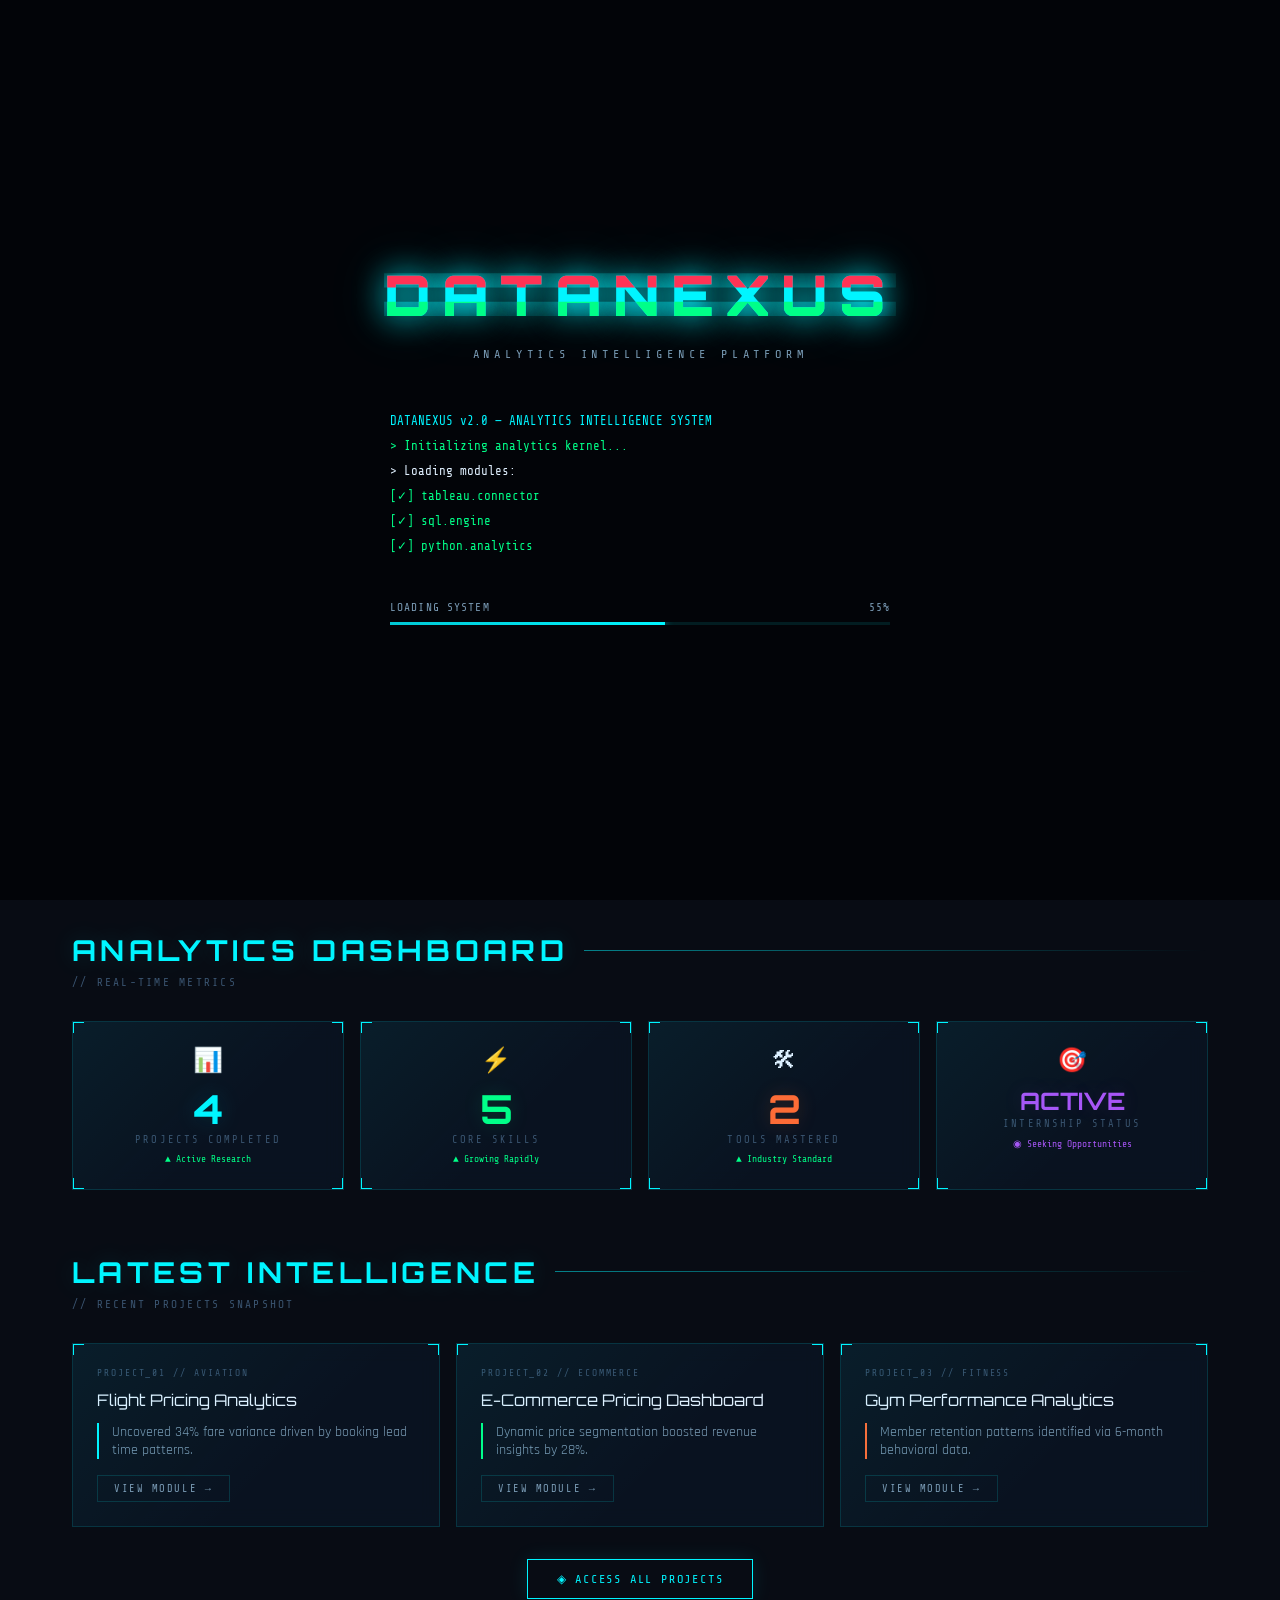
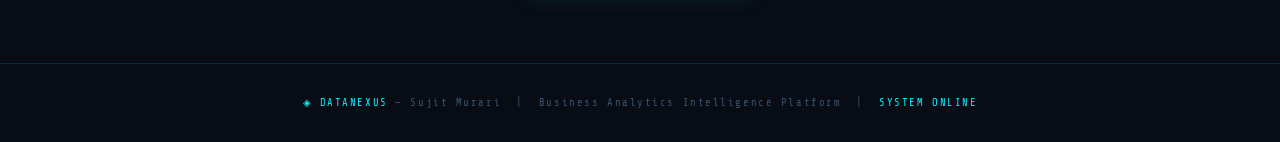
<file: DataNexus/index.html>
<!DOCTYPE html>
<html lang="en">
<head>
  <meta charset="UTF-8" />
  <meta name="viewport" content="width=device-width, initial-scale=1.0" />
  <title>DataNexus | Sujit Murari — Business Analytics</title>
  <link rel="icon" href="./assets/images/favicon.ico" />
  <link rel="stylesheet" href="./assets/css/style.css" />
</head>
<body>

<!-- Custom cursor -->
<div class="cursor-dot" id="cursor-dot"></div>
<div class="cursor-ring" id="cursor-ring"></div>

<!-- Boot Screen -->
<div id="boot-screen">
  <div class="boot-logo glitch" data-text="DATANEXUS">DATANEXUS</div>
  <div class="boot-subtitle">Analytics Intelligence Platform</div>
  <div class="boot-terminal" id="boot-terminal"></div>
  <div class="boot-progress-wrap">
    <div class="boot-progress-label">
      <span>LOADING SYSTEM</span>
      <span id="boot-pct">0%</span>
    </div>
    <div class="boot-progress-bar">
      <div class="boot-progress-fill" id="boot-fill"></div>
    </div>
  </div>
</div>

<!-- Backgrounds -->
<canvas id="matrix-canvas"></canvas>
<div id="grid-overlay"></div>

<!-- NAV -->
<nav>
  <div class="nav-logo">
    <span>◈</span> DATA<span>:</span>NEXUS
  </div>
  <ul class="nav-links">
    <li><a href="./index.html" class="active">Home</a></li>
    <li><a href="./skills.html">Skills</a></li>
    <li><a href="./projects.html">Projects</a></li>
    <li><a href="./about.html">About</a></li>
    <li><a href="./connect.html">Connect</a></li>
    <li><a href="./contact.html">Contact</a></li>
  </ul>
  <div class="nav-status">
    <div class="status-dot"></div>
    <span id="nav-clock">--:--:--</span>
  </div>
  <div class="hamburger" id="hamburger">
    <span></span><span></span><span></span>
  </div>
</nav>

<!-- Mobile Nav -->
<div class="mobile-nav" id="mobile-nav">
  <div class="mobile-nav-close" id="mobile-nav-close">✕</div>
  <a href="./index.html">Home</a>
  <a href="./skills.html">Skills</a>
  <a href="./projects.html">Projects</a>
  <a href="./about.html">About</a>
  <a href="./connect.html">Connect</a>
  <a href="./contact.html">Contact</a>
</div>

<div class="page-wrapper">

  <!-- HERO -->
  <section class="hero">
    <div class="hero-content">
      <div class="hero-tag">◈ ANALYST PROFILE LOADED</div>
      <h1 class="hero-name">
        SUJIT
        <span class="highlight">MURARI</span>
      </h1>
      <div class="hero-role">// Business Analytics Student</div>
      <p class="hero-tagline">
        Transforming business data into strategic insights — one dashboard at a time.
      </p>
      <div class="hero-tools">
        <span class="tool-badge">Tableau</span>
        <span class="tool-badge">Excel</span>
        <span class="tool-badge">SQL</span>
        <span class="tool-badge">Python</span>
        <span class="tool-badge">Pandas</span>
        <span class="tool-badge">Power BI</span>
      </div>
      <div class="hero-cta">
        <a href="./projects.html" class="btn btn-primary">◈ View Projects</a>
        <a href="./skills.html" class="btn btn-secondary">▶ View Skills</a>
        <a href="./contact.html" class="btn btn-ghost">⟶ Contact</a>
      </div>
    </div>

    <div class="hero-visual">
      <div class="profile-frame">
        <img src="./assets/images/profile.png" alt="Sujit Murari" />
        <div class="scan-line"></div>
        <div class="profile-ring"></div>
        <div class="profile-ring-2"></div>
      </div>

      <!-- Radar -->
      <div class="radar-display">
        <svg class="radar-svg" width="100" height="100" viewBox="0 0 100 100">
          <circle class="radar-circle" cx="50" cy="50" r="45"/>
          <circle class="radar-circle" cx="50" cy="50" r="30"/>
          <circle class="radar-circle" cx="50" cy="50" r="15"/>
          <line class="radar-line" x1="5" y1="50" x2="95" y2="50"/>
          <line class="radar-line" x1="50" y1="5" x2="50" y2="95"/>
          <g class="radar-sweep">
            <path d="M50,50 L50,5 A45,45 0 0,1 95,50 Z" fill="url(#sweepGrad)" opacity="0.3"/>
          </g>
          <circle class="radar-dot" cx="30" cy="35" r="3"/>
          <circle class="radar-dot" cx="65" cy="25" r="2" style="animation-delay:1s"/>
          <circle class="radar-dot" cx="70" cy="65" r="2.5" style="animation-delay:2s"/>
          <defs>
            <radialGradient id="sweepGrad" cx="0%" cy="100%">
              <stop offset="0%" stop-color="#00f5ff" stop-opacity="0"/>
              <stop offset="100%" stop-color="#00f5ff" stop-opacity="0.8"/>
            </radialGradient>
          </defs>
        </svg>
      </div>
    </div>
  </section>

  <!-- KPI DASHBOARD -->
  <section style="padding: 2rem 2rem 4rem;">
    <div class="section-title fade-up">ANALYTICS DASHBOARD</div>
    <div class="section-subtitle fade-up">// REAL-TIME METRICS</div>

    <div class="kpi-grid">
      <div class="glass-card kpi-card fade-up">
        <div class="corner-tl"></div><div class="corner-tr"></div>
        <div class="corner-bl"></div><div class="corner-br"></div>
        <span class="kpi-icon">📊</span>
        <div class="kpi-value" data-count="10">0</div>
        <div class="kpi-label">Projects Completed</div>
        <div class="kpi-trend">▲ Active Research</div>
      </div>
      <div class="glass-card kpi-card green fade-up" style="animation-delay:0.1s">
        <div class="corner-tl"></div><div class="corner-tr"></div>
        <div class="corner-bl"></div><div class="corner-br"></div>
        <span class="kpi-icon">⚡</span>
        <div class="kpi-value" data-count="12">0</div>
        <div class="kpi-label">Core Skills</div>
        <div class="kpi-trend">▲ Growing Rapidly</div>
      </div>
      <div class="glass-card kpi-card orange fade-up" style="animation-delay:0.2s">
        <div class="corner-tl"></div><div class="corner-tr"></div>
        <div class="corner-bl"></div><div class="corner-br"></div>
        <span class="kpi-icon">🛠</span>
        <div class="kpi-value" data-count="6">0</div>
        <div class="kpi-label">Tools Mastered</div>
        <div class="kpi-trend">▲ Industry Standard</div>
      </div>
      <div class="glass-card kpi-card purple fade-up" style="animation-delay:0.3s">
        <div class="corner-tl"></div><div class="corner-tr"></div>
        <div class="corner-bl"></div><div class="corner-br"></div>
        <span class="kpi-icon">🎯</span>
        <div class="kpi-value" style="font-size:1.5rem; color: var(--purple); text-shadow: 0 0 20px var(--purple-glow);">ACTIVE</div>
        <div class="kpi-label">Internship Status</div>
        <div class="kpi-trend" style="color:var(--purple);">◉ Seeking Opportunities</div>
      </div>
    </div>
  </section>

  <!-- FEATURED PREVIEW -->
  <section style="padding: 0 2rem 4rem;">
    <div class="section-title fade-up">LATEST INTELLIGENCE</div>
    <div class="section-subtitle fade-up">// RECENT PROJECTS SNAPSHOT</div>

    <div style="display:grid; grid-template-columns: repeat(auto-fill,minmax(280px,1fr)); gap:1rem; margin-top:1.5rem;">
      <div class="glass-card fade-up" style="padding:1.5rem;">
        <div class="corner-tl"></div><div class="corner-tr"></div>
        <div style="font-family:var(--font-mono);font-size:0.6rem;color:var(--text-muted);letter-spacing:0.2em;margin-bottom:0.8rem;">PROJECT_01 // AVIATION</div>
        <div style="font-family:var(--font-display);font-size:1rem;color:var(--text-primary);margin-bottom:0.8rem;">Flight Pricing Analytics</div>
        <div style="font-size:0.85rem;color:var(--text-secondary);border-left:2px solid var(--cyan);padding-left:0.8rem;margin-bottom:1rem;">Uncovered 34% fare variance driven by booking lead time patterns.</div>
        <a href="./projects.html" class="btn btn-ghost" style="font-size:0.65rem;padding:0.4rem 1rem;">VIEW MODULE →</a>
      </div>
      <div class="glass-card fade-up" style="padding:1.5rem;animation-delay:0.1s">
        <div class="corner-tl"></div><div class="corner-tr"></div>
        <div style="font-family:var(--font-mono);font-size:0.6rem;color:var(--text-muted);letter-spacing:0.2em;margin-bottom:0.8rem;">PROJECT_02 // ECOMMERCE</div>
        <div style="font-family:var(--font-display);font-size:1rem;color:var(--text-primary);margin-bottom:0.8rem;">E-Commerce Pricing Dashboard</div>
        <div style="font-size:0.85rem;color:var(--text-secondary);border-left:2px solid var(--green);padding-left:0.8rem;margin-bottom:1rem;">Dynamic price segmentation boosted revenue insights by 28%.</div>
        <a href="./projects.html" class="btn btn-ghost" style="font-size:0.65rem;padding:0.4rem 1rem;">VIEW MODULE →</a>
      </div>
      <div class="glass-card fade-up" style="padding:1.5rem;animation-delay:0.2s">
        <div class="corner-tl"></div><div class="corner-tr"></div>
        <div style="font-family:var(--font-mono);font-size:0.6rem;color:var(--text-muted);letter-spacing:0.2em;margin-bottom:0.8rem;">PROJECT_03 // FITNESS</div>
        <div style="font-family:var(--font-display);font-size:1rem;color:var(--text-primary);margin-bottom:0.8rem;">Gym Performance Analytics</div>
        <div style="font-size:0.85rem;color:var(--text-secondary);border-left:2px solid var(--orange);padding-left:0.8rem;margin-bottom:1rem;">Member retention patterns identified via 6-month behavioral data.</div>
        <a href="./projects.html" class="btn btn-ghost" style="font-size:0.65rem;padding:0.4rem 1rem;">VIEW MODULE →</a>
      </div>
    </div>

    <div style="text-align:center;margin-top:2rem;" class="fade-up">
      <a href="./projects.html" class="btn btn-primary">◈ Access All Projects</a>
    </div>
  </section>

</div>

<footer>
  <span>◈ DATANEXUS</span> — Sujit Murari &nbsp;|&nbsp; Business Analytics Intelligence Platform &nbsp;|&nbsp; <span>SYSTEM ONLINE</span>
</footer>

<script src="./assets/js/loader.js"></script>
<script src="./assets/js/script.js"></script>
</body>
</html>
</file>
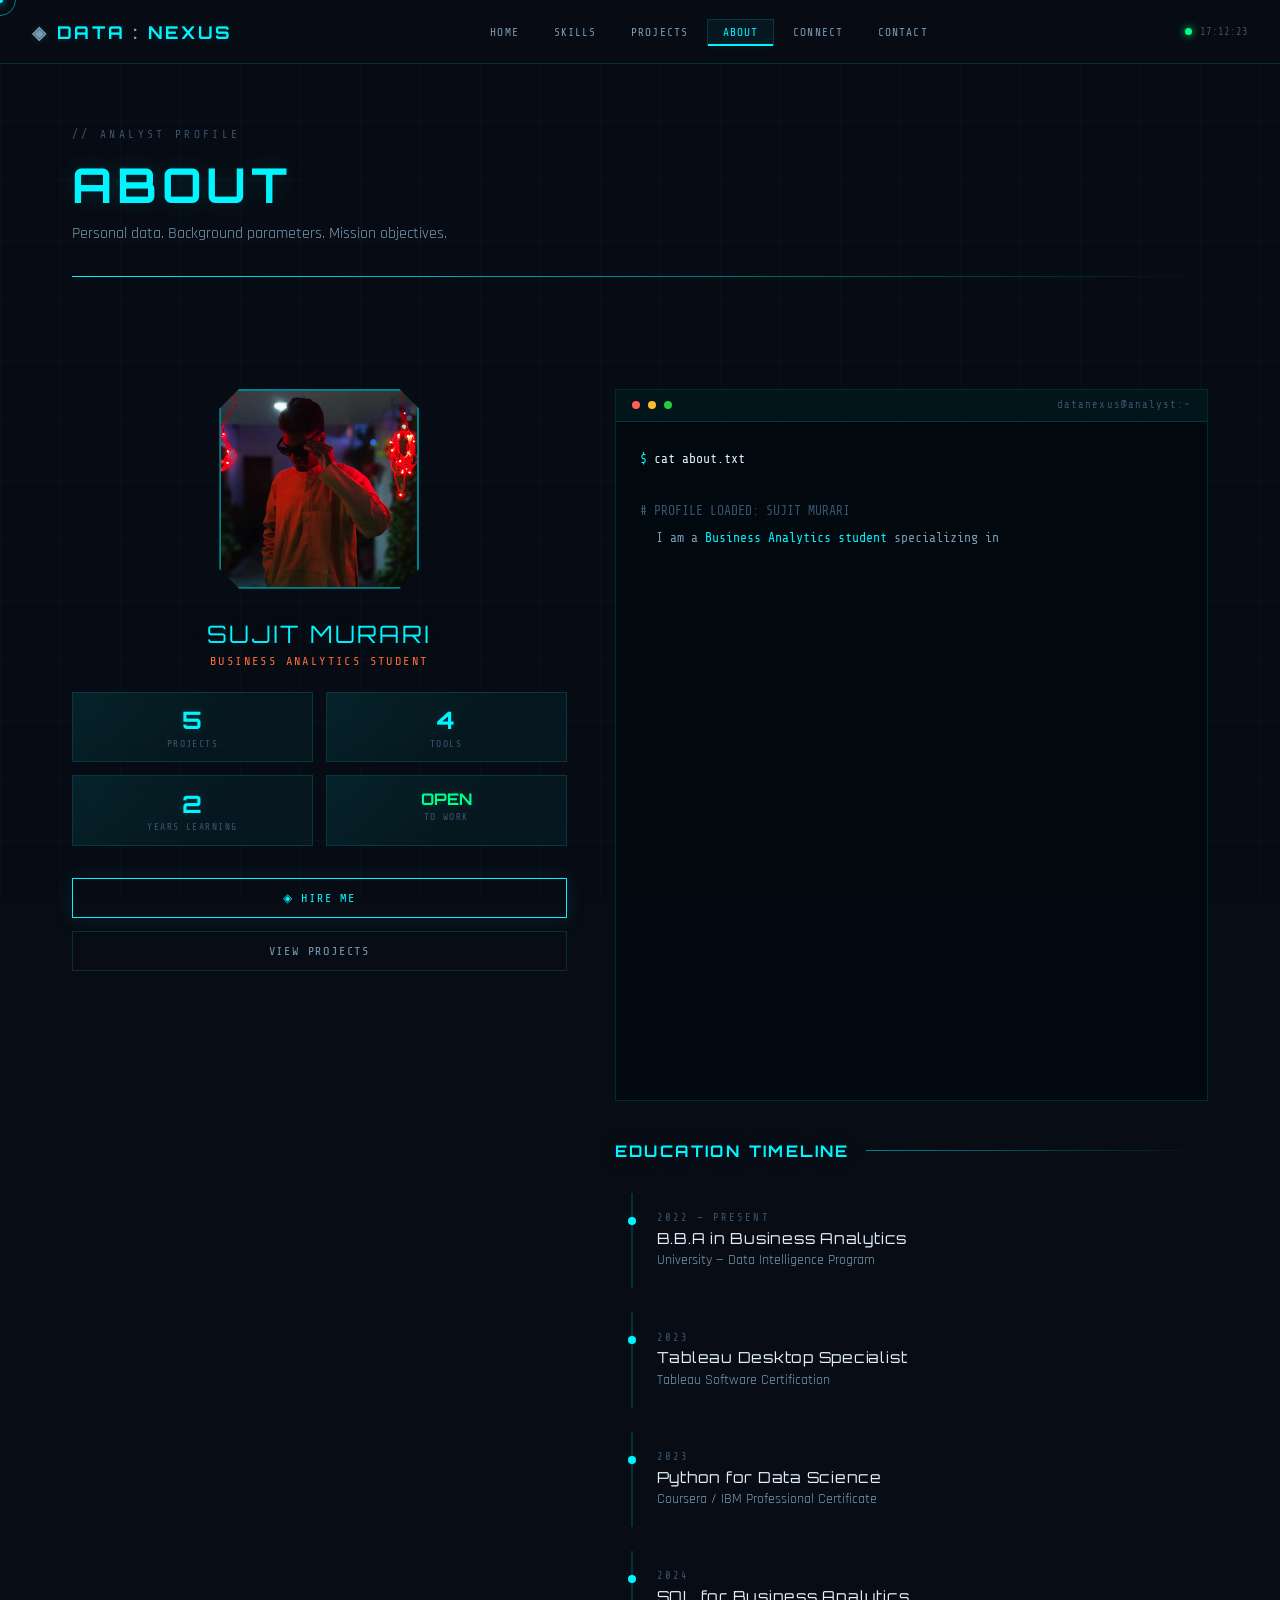
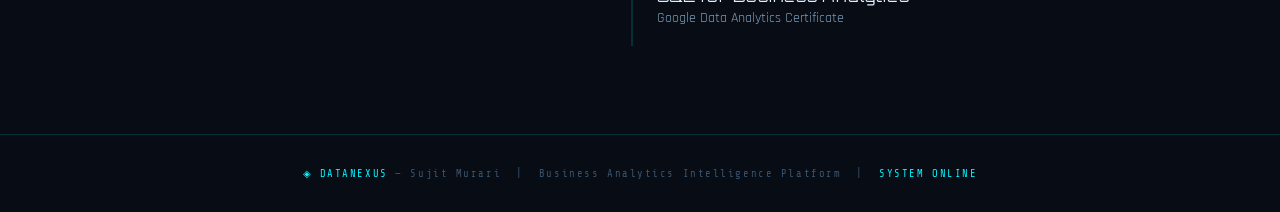
<file: DataNexus/about.html>
<!DOCTYPE html>
<html lang="en">
<head>
  <meta charset="UTF-8" />
  <meta name="viewport" content="width=device-width, initial-scale=1.0" />
  <title>About | DataNexus — Sujit Murari</title>
  <link rel="icon" href="./assets/images/favicon.ico" />
  <link rel="stylesheet" href="./assets/css/style.css" />
</head>
<body>
<div class="cursor-dot" id="cursor-dot"></div>
<div class="cursor-ring" id="cursor-ring"></div>
<canvas id="matrix-canvas"></canvas>
<div id="grid-overlay"></div>

<nav>
  <div class="nav-logo"><span>◈</span> DATA<span>:</span>NEXUS</div>
  <ul class="nav-links">
    <li><a href="./index.html">Home</a></li>
    <li><a href="./skills.html">Skills</a></li>
    <li><a href="./projects.html">Projects</a></li>
    <li><a href="./about.html" class="active">About</a></li>
    <li><a href="./connect.html">Connect</a></li>
    <li><a href="./contact.html">Contact</a></li>
  </ul>
  <div class="nav-status"><div class="status-dot"></div><span id="nav-clock">--:--:--</span></div>
  <div class="hamburger" id="hamburger"><span></span><span></span><span></span></div>
</nav>
<div class="mobile-nav" id="mobile-nav">
  <div class="mobile-nav-close" id="mobile-nav-close">✕</div>
  <a href="./index.html">Home</a><a href="./skills.html">Skills</a><a href="./projects.html">Projects</a><a href="./about.html" class="active">About</a><a href="./connect.html">Connect</a><a href="./contact.html">Contact</a>
</div>

<div class="page-wrapper">
  <div class="page-header">
    <div class="page-header-tag">// ANALYST PROFILE</div>
    <h1>ABOUT</h1>
    <p>Personal data. Background parameters. Mission objectives.</p>
    <div class="page-divider"></div>
  </div>

  <section>
    <div class="about-grid">

      <!-- LEFT: Profile Side -->
      <div class="about-profile-side fade-up">
        <img src="./assets/images/profile.png" alt="Sujit Murari" class="about-profile-img" />
        <div class="about-name">SUJIT MURARI</div>
        <div class="about-role-text">Business Analytics Student</div>

        <div class="about-stats">
          <div class="about-stat glass-card" style="padding:0.8rem;">
            <div class="about-stat-val" data-count="6">0</div>
            <div class="about-stat-label">Projects</div>
          </div>
          <div class="about-stat glass-card" style="padding:0.8rem;">
            <div class="about-stat-val" data-count="5">0</div>
            <div class="about-stat-label">Tools</div>
          </div>
          <div class="about-stat glass-card" style="padding:0.8rem;">
            <div class="about-stat-val" data-count="3">0</div>
            <div class="about-stat-label">Years Learning</div>
          </div>
          <div class="about-stat glass-card" style="padding:0.8rem;">
            <div class="about-stat-val" style="font-size:1rem; color:var(--green);">OPEN</div>
            <div class="about-stat-label">to Work</div>
          </div>
        </div>

        <div style="margin-top:2rem; display:flex; flex-direction:column; gap:0.8rem;">
          <a href="./contact.html" class="btn btn-primary" style="justify-content:center;">◈ Hire Me</a>
          <a href="./projects.html" class="btn btn-ghost" style="justify-content:center;">View Projects</a>
        </div>
      </div>

      <!-- RIGHT: Terminal bio -->
      <div class="fade-up" style="animation-delay:0.2s">
        <div class="terminal-box">
          <div class="terminal-header">
            <div class="term-dot"></div>
            <div class="term-dot"></div>
            <div class="term-dot"></div>
            <div class="term-title">datanexus@analyst:~</div>
          </div>
          <div class="terminal-body" id="terminal-typewriter">
            <div class="type-line"><span class="term-prompt">$ </span><span class="term-cmd">cat about.txt</span></div>
            <div class="type-line"><br></div>
            <div class="type-line"><span class="term-comment"># PROFILE LOADED: SUJIT MURARI</span></div>
            <div class="type-line"><span class="term-output">I am a <span class="term-highlight">Business Analytics student</span> specializing in</span></div>
            <div class="type-line"><span class="term-output">data visualization, dashboard development,</span></div>
            <div class="type-line"><span class="term-output">and statistical analysis.</span></div>
            <div class="type-line"><br></div>
            <div class="type-line"><span class="term-comment"># MISSION STATEMENT</span></div>
            <div class="type-line"><span class="term-output">My mission is to bridge the gap between</span></div>
            <div class="type-line"><span class="term-output">raw data and strategic business decisions —</span></div>
            <div class="type-line"><span class="term-output">turning numbers into <span class="term-highlight">narratives that drive action</span>.</span></div>
            <div class="type-line"><br></div>
            <div class="type-line"><span class="term-comment"># EXPERTISE DOMAINS</span></div>
            <div class="type-line"><span class="term-output">▶ Interactive Dashboard Design (Tableau, Power BI)</span></div>
            <div class="type-line"><span class="term-output">▶ Python-driven data pipelines (Pandas, NumPy)</span></div>
            <div class="type-line"><span class="term-output">▶ SQL database querying & optimization</span></div>
            <div class="type-line"><span class="term-output">▶ Business KPI tracking & reporting</span></div>
            <div class="type-line"><span class="term-output">▶ Pricing & demand analytics</span></div>
            <div class="type-line"><br></div>
            <div class="type-line"><span class="term-comment"># CURRENT STATUS</span></div>
            <div class="type-line"><span class="term-output">Status: <span class="term-highlight">Seeking internship / entry-level role</span></span></div>
            <div class="type-line"><span class="term-output">Location: <span class="term-highlight">Open to Remote & On-site</span></span></div>
            <div class="type-line"><br></div>
            <div class="type-line"><span class="term-prompt">$ </span><span class="term-cursor"></span></div>
          </div>
        </div>

        <!-- Education Timeline -->
        <div style="margin-top:2.5rem;">
          <div class="section-title fade-up" style="font-size:1rem;">EDUCATION TIMELINE</div>
          <div class="education-timeline">
            <div class="timeline-item fade-up">
              <div class="timeline-year">2022 — PRESENT</div>
              <div class="timeline-title">B.B.A in Business Analytics</div>
              <div class="timeline-subtitle">University — Data Intelligence Program</div>
            </div>
            <div class="timeline-item fade-up" style="animation-delay:0.1s">
              <div class="timeline-year">2023</div>
              <div class="timeline-title">Tableau Desktop Specialist</div>
              <div class="timeline-subtitle">Tableau Software Certification</div>
            </div>
            <div class="timeline-item fade-up" style="animation-delay:0.2s">
              <div class="timeline-year">2023</div>
              <div class="timeline-title">Python for Data Science</div>
              <div class="timeline-subtitle">Coursera / IBM Professional Certificate</div>
            </div>
            <div class="timeline-item fade-up" style="animation-delay:0.3s">
              <div class="timeline-year">2024</div>
              <div class="timeline-title">SQL for Business Analytics</div>
              <div class="timeline-subtitle">Google Data Analytics Certificate</div>
            </div>
          </div>
        </div>
      </div>
    </div>
  </section>
</div>

<footer>
  <span>◈ DATANEXUS</span> — Sujit Murari &nbsp;|&nbsp; Business Analytics Intelligence Platform &nbsp;|&nbsp; <span>SYSTEM ONLINE</span>
</footer>

<script src="./assets/js/script.js"></script>
</body>
</html>
</file>
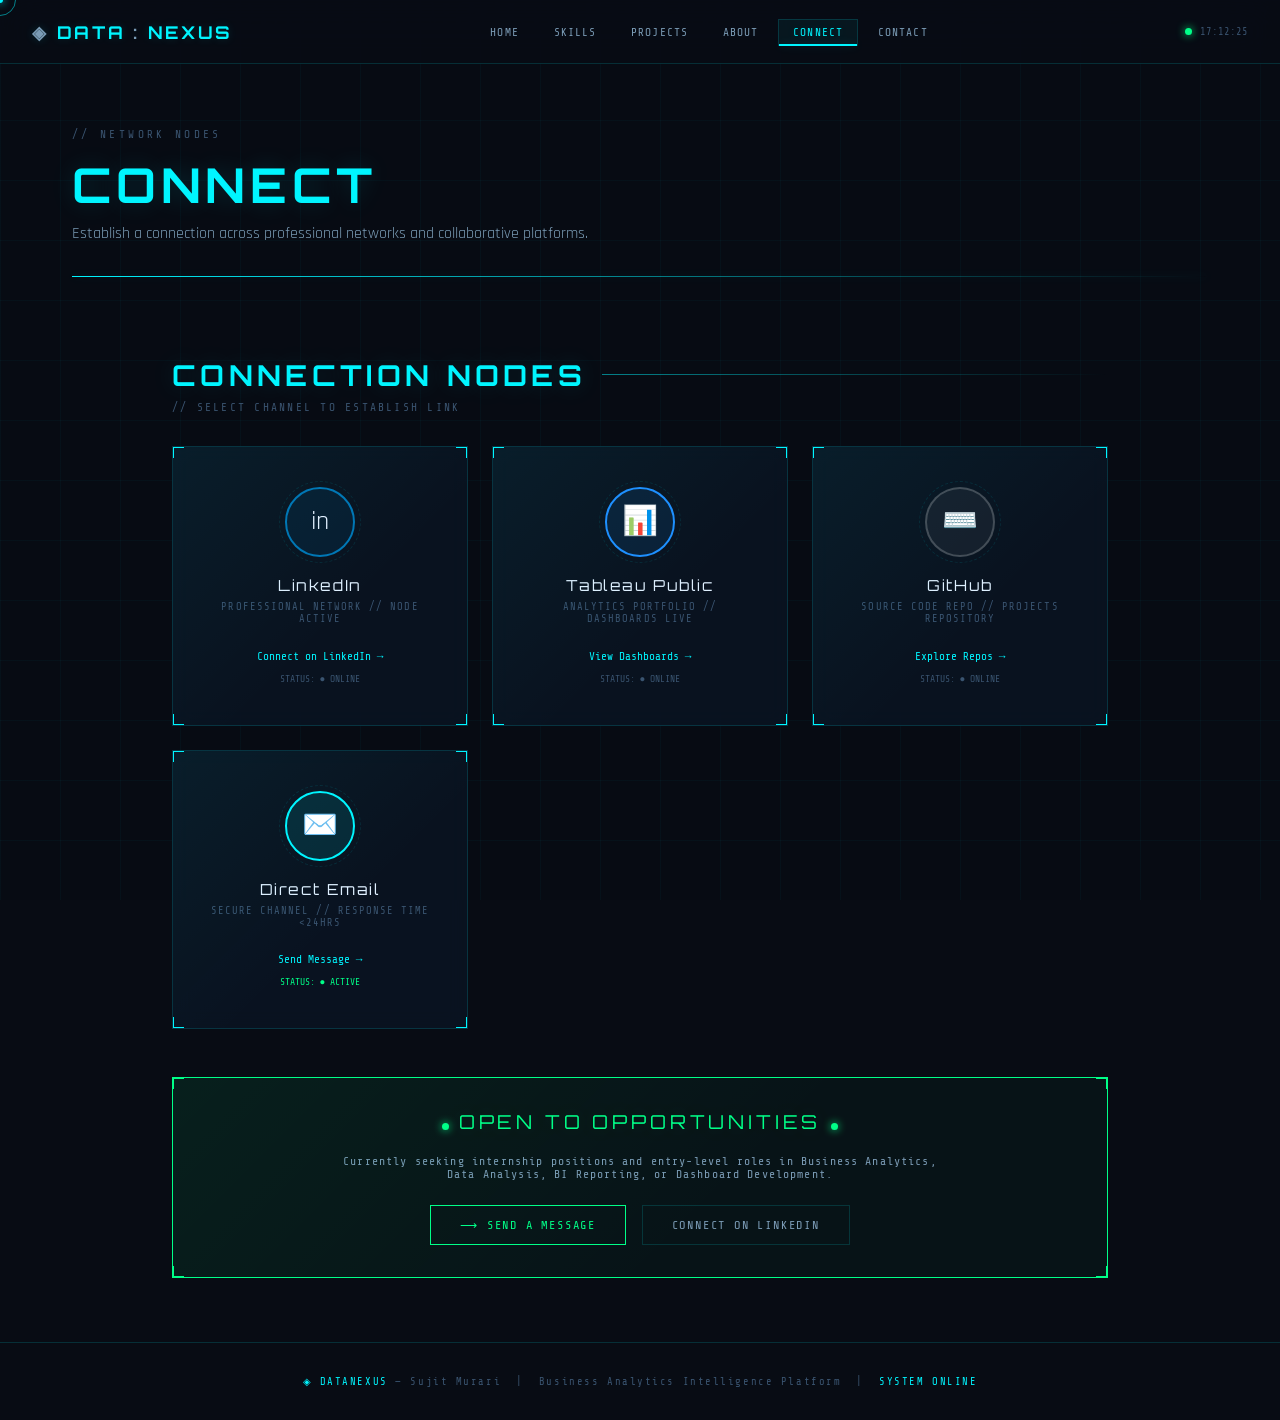
<file: DataNexus/connect.html>
<!DOCTYPE html>
<html lang="en">
<head>
  <meta charset="UTF-8" />
  <meta name="viewport" content="width=device-width, initial-scale=1.0" />
  <title>Connect | DataNexus — Sujit Murari</title>
  <link rel="icon" href="./assets/images/favicon.ico" />
  <link rel="stylesheet" href="./assets/css/style.css" />
  <style>
    .connect-section {
      max-width: 1000px;
      margin: 0 auto;
      padding: 2rem 2rem 4rem;
    }

    /* Network animation */
    .network-bg {
      position: relative;
      padding: 4rem 2rem;
      overflow: hidden;
    }
    .node-pulse {
      position: absolute;
      border-radius: 50%;
      border: 1px solid rgba(0,245,255,0.15);
      animation: node-expand 4s ease-out infinite;
      pointer-events: none;
    }
    @keyframes node-expand {
      0% { transform: translate(-50%,-50%) scale(0); opacity: 0.8; }
      100% { transform: translate(-50%,-50%) scale(4); opacity: 0; }
    }

    .connect-node {
      border: 1px solid var(--border);
      background: var(--bg-card);
      backdrop-filter: blur(10px);
    }
    .connect-node:hover {
      background: var(--cyan-faint);
      border-color: var(--border-active);
      box-shadow: var(--glow-md);
    }

    .availability-card {
      border: 1px solid var(--green);
      background: rgba(0,255,136,0.03);
      padding: 2rem;
      text-align: center;
      margin-top: 3rem;
      position: relative;
      overflow: hidden;
    }
    .availability-card::before {
      content: '';
      position: absolute;
      inset: 0;
      background: linear-gradient(135deg, rgba(0,255,136,0.05) 0%, transparent 60%);
    }
    .avail-status {
      font-family: var(--font-display);
      font-size: 1.2rem;
      color: var(--green);
      text-shadow: 0 0 20px var(--green-glow);
      letter-spacing: 0.2em;
      margin-bottom: 0.5rem;
    }
    .avail-desc {
      font-family: var(--font-mono);
      font-size: 0.72rem;
      color: var(--text-secondary);
      letter-spacing: 0.1em;
      margin-bottom: 1.5rem;
    }
  </style>
</head>
<body>
<div class="cursor-dot" id="cursor-dot"></div>
<div class="cursor-ring" id="cursor-ring"></div>
<canvas id="matrix-canvas"></canvas>
<div id="grid-overlay"></div>

<nav>
  <div class="nav-logo"><span>◈</span> DATA<span>:</span>NEXUS</div>
  <ul class="nav-links">
    <li><a href="./index.html">Home</a></li>
    <li><a href="./skills.html">Skills</a></li>
    <li><a href="./projects.html">Projects</a></li>
    <li><a href="./about.html">About</a></li>
    <li><a href="./connect.html" class="active">Connect</a></li>
    <li><a href="./contact.html">Contact</a></li>
  </ul>
  <div class="nav-status"><div class="status-dot"></div><span id="nav-clock">--:--:--</span></div>
  <div class="hamburger" id="hamburger"><span></span><span></span><span></span></div>
</nav>
<div class="mobile-nav" id="mobile-nav">
  <div class="mobile-nav-close" id="mobile-nav-close">✕</div>
  <a href="./index.html">Home</a><a href="./skills.html">Skills</a><a href="./projects.html">Projects</a><a href="./about.html">About</a><a href="./connect.html" class="active">Connect</a><a href="./contact.html">Contact</a>
</div>

<div class="page-wrapper">
  <div class="page-header">
    <div class="page-header-tag">// NETWORK NODES</div>
    <h1>CONNECT</h1>
    <p>Establish a connection across professional networks and collaborative platforms.</p>
    <div class="page-divider"></div>
  </div>

  <div class="connect-section">
    <div class="section-title fade-up">CONNECTION NODES</div>
    <div class="section-subtitle fade-up">// SELECT CHANNEL TO ESTABLISH LINK</div>

    <div class="connect-grid">

      <!-- LinkedIn -->
      <div class="glass-card connect-node fade-up">
        <div class="corner-tl"></div><div class="corner-tr"></div><div class="corner-bl"></div><div class="corner-br"></div>
        <div class="node-icon" style="background: rgba(0,119,181,0.1); border-color: #0077b5; font-size:1.6rem;">in</div>
        <div class="connect-node-title">LinkedIn</div>
        <div class="connect-node-desc">Professional Network // Node Active</div>
        <a href="https://linkedin.com" target="_blank" class="connect-node-link">
          Connect on LinkedIn →
        </a>
        <div style="font-family:var(--font-mono);font-size:0.6rem;color:var(--text-muted);margin-top:0.5rem;">STATUS: ● ONLINE</div>
      </div>

      <!-- Tableau Public -->
      <div class="glass-card connect-node fade-up" style="animation-delay:0.1s">
        <div class="corner-tl"></div><div class="corner-tr"></div><div class="corner-bl"></div><div class="corner-br"></div>
        <div class="node-icon" style="background: rgba(30,144,255,0.1); border-color: #1e90ff;">📊</div>
        <div class="connect-node-title">Tableau Public</div>
        <div class="connect-node-desc">Analytics Portfolio // Dashboards Live</div>
        <a href="https://public.tableau.com" target="_blank" class="connect-node-link">
          View Dashboards →
        </a>
        <div style="font-family:var(--font-mono);font-size:0.6rem;color:var(--text-muted);margin-top:0.5rem;">STATUS: ● ONLINE</div>
      </div>

      <!-- GitHub -->
      <div class="glass-card connect-node fade-up" style="animation-delay:0.2s">
        <div class="corner-tl"></div><div class="corner-tr"></div><div class="corner-bl"></div><div class="corner-br"></div>
        <div class="node-icon" style="background: rgba(255,255,255,0.05); border-color: rgba(255,255,255,0.2);">⌨️</div>
        <div class="connect-node-title">GitHub</div>
        <div class="connect-node-desc">Source Code Repo // Projects Repository</div>
        <a href="https://github.com" target="_blank" class="connect-node-link">
          Explore Repos →
        </a>
        <div style="font-family:var(--font-mono);font-size:0.6rem;color:var(--text-muted);margin-top:0.5rem;">STATUS: ● ONLINE</div>
      </div>

      <!-- Email -->
      <div class="glass-card connect-node fade-up" style="animation-delay:0.3s">
        <div class="corner-tl"></div><div class="corner-tr"></div><div class="corner-bl"></div><div class="corner-br"></div>
        <div class="node-icon" style="background: rgba(0,245,255,0.1); border-color: var(--cyan);">✉️</div>
        <div class="connect-node-title">Direct Email</div>
        <div class="connect-node-desc">Secure Channel // Response Time &lt;24hrs</div>
        <a href="mailto:sujit@example.com" class="connect-node-link">
          Send Message →
        </a>
        <div style="font-family:var(--font-mono);font-size:0.6rem;color:var(--green);margin-top:0.5rem;">STATUS: ● ACTIVE</div>
      </div>

    </div>

    <!-- Availability Banner -->
    <div class="availability-card fade-up">
      <div class="corner-tl" style="border-color:var(--green)"></div>
      <div class="corner-tr" style="border-color:var(--green)"></div>
      <div class="corner-bl" style="border-color:var(--green)"></div>
      <div class="corner-br" style="border-color:var(--green)"></div>
      <div style="display:flex;align-items:center;justify-content:center;gap:0.6rem;margin-bottom:0.8rem;">
        <div class="status-dot"></div>
        <div class="avail-status">OPEN TO OPPORTUNITIES</div>
        <div class="status-dot"></div>
      </div>
      <div class="avail-desc">
        Currently seeking internship positions and entry-level roles in Business Analytics,<br>
        Data Analysis, BI Reporting, or Dashboard Development.
      </div>
      <div style="display:flex;gap:1rem;justify-content:center;flex-wrap:wrap;">
        <a href="./contact.html" class="btn btn-secondary">⟶ Send a Message</a>
        <a href="https://linkedin.com" target="_blank" class="btn btn-ghost">Connect on LinkedIn</a>
      </div>
    </div>

  </div>
</div>

<footer>
  <span>◈ DATANEXUS</span> — Sujit Murari &nbsp;|&nbsp; Business Analytics Intelligence Platform &nbsp;|&nbsp; <span>SYSTEM ONLINE</span>
</footer>

<script src="./assets/js/script.js"></script>
</body>
</html>
</file>
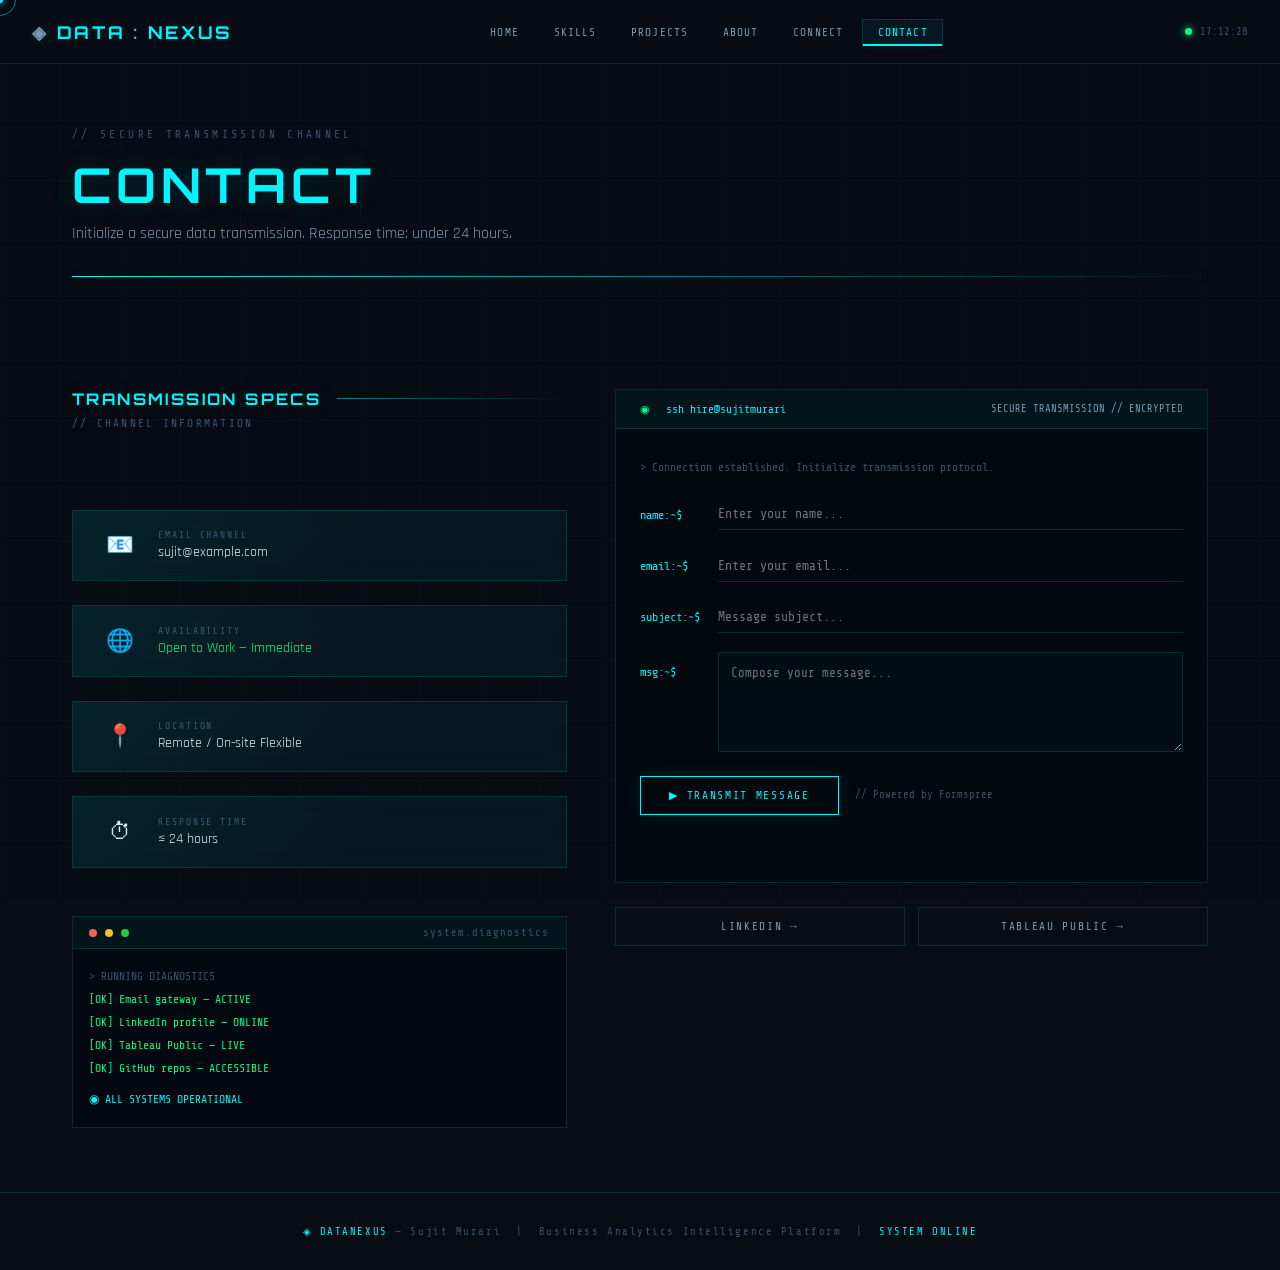
<file: DataNexus/contact.html>
<!DOCTYPE html>
<html lang="en">
<head>
  <meta charset="UTF-8" />
  <meta name="viewport" content="width=device-width, initial-scale=1.0" />
  <title>Contact | DataNexus — Sujit Murari</title>
  <link rel="icon" href="./assets/images/favicon.ico" />
  <link rel="stylesheet" href="./assets/css/style.css" />
</head>
<body>
<div class="cursor-dot" id="cursor-dot"></div>
<div class="cursor-ring" id="cursor-ring"></div>
<canvas id="matrix-canvas"></canvas>
<div id="grid-overlay"></div>

<nav>
  <div class="nav-logo"><span>◈</span> DATA<span>:</span>NEXUS</div>
  <ul class="nav-links">
    <li><a href="./index.html">Home</a></li>
    <li><a href="./skills.html">Skills</a></li>
    <li><a href="./projects.html">Projects</a></li>
    <li><a href="./about.html">About</a></li>
    <li><a href="./connect.html">Connect</a></li>
    <li><a href="./contact.html" class="active">Contact</a></li>
  </ul>
  <div class="nav-status"><div class="status-dot"></div><span id="nav-clock">--:--:--</span></div>
  <div class="hamburger" id="hamburger"><span></span><span></span><span></span></div>
</nav>
<div class="mobile-nav" id="mobile-nav">
  <div class="mobile-nav-close" id="mobile-nav-close">✕</div>
  <a href="./index.html">Home</a><a href="./skills.html">Skills</a><a href="./projects.html">Projects</a><a href="./about.html">About</a><a href="./connect.html">Connect</a><a href="./contact.html" class="active">Contact</a>
</div>

<div class="page-wrapper">
  <div class="page-header">
    <div class="page-header-tag">// SECURE TRANSMISSION CHANNEL</div>
    <h1>CONTACT</h1>
    <p>Initialize a secure data transmission. Response time: under 24 hours.</p>
    <div class="page-divider"></div>
  </div>

  <section>
    <div class="contact-grid">

      <!-- Info Side -->
      <div class="contact-info fade-up">
        <div style="margin-bottom:1.5rem;">
          <div class="section-title" style="font-size:1rem;">TRANSMISSION SPECS</div>
          <div class="section-subtitle">// CHANNEL INFORMATION</div>
        </div>

        <div class="contact-info-card glass-card">
          <div class="contact-info-icon">📧</div>
          <div class="contact-info-text">
            <div class="contact-info-label">EMAIL CHANNEL</div>
            <div class="contact-info-value">sujit@example.com</div>
          </div>
        </div>

        <div class="contact-info-card glass-card">
          <div class="contact-info-icon">🌐</div>
          <div class="contact-info-text">
            <div class="contact-info-label">AVAILABILITY</div>
            <div class="contact-info-value" style="color:var(--green);">Open to Work — Immediate</div>
          </div>
        </div>

        <div class="contact-info-card glass-card">
          <div class="contact-info-icon">📍</div>
          <div class="contact-info-text">
            <div class="contact-info-label">LOCATION</div>
            <div class="contact-info-value">Remote / On-site Flexible</div>
          </div>
        </div>

        <div class="contact-info-card glass-card">
          <div class="contact-info-icon">⏱</div>
          <div class="contact-info-text">
            <div class="contact-info-label">RESPONSE TIME</div>
            <div class="contact-info-value">≤ 24 hours</div>
          </div>
        </div>

        <!-- System diagnostics -->
        <div class="terminal-box" style="margin-top:1.5rem;">
          <div class="terminal-header">
            <div class="term-dot"></div><div class="term-dot"></div><div class="term-dot"></div>
            <div class="term-title">system.diagnostics</div>
          </div>
          <div class="terminal-body" style="padding:1rem; font-size:0.72rem;">
            <div style="color:var(--text-muted);">> RUNNING DIAGNOSTICS</div>
            <div style="color:var(--green);">[OK] Email gateway — ACTIVE</div>
            <div style="color:var(--green);">[OK] LinkedIn profile — ONLINE</div>
            <div style="color:var(--green);">[OK] Tableau Public — LIVE</div>
            <div style="color:var(--green);">[OK] GitHub repos — ACCESSIBLE</div>
            <div style="color:var(--cyan); margin-top:0.5rem;">◉ ALL SYSTEMS OPERATIONAL</div>
          </div>
        </div>
      </div>

      <!-- SSH Form -->
      <div class="fade-up" style="animation-delay:0.2s">
        <div class="ssh-form">
          <div class="ssh-header">
            <span>◉</span>
            <span style="color:var(--cyan);">ssh hire@sujitmurari</span>
            <span class="ssh-header-title">SECURE TRANSMISSION // ENCRYPTED</span>
          </div>

          <div class="ssh-body">
            <div style="font-family:var(--font-mono);font-size:0.72rem;color:var(--text-muted);margin-bottom:1.5rem;">
              > Connection established. Initialize transmission protocol.
            </div>

            <!-- Replace YOUR_FORM_ID with actual Formspree form ID -->
            <form id="contact-form" action="https://formspree.io/f/YOUR_FORM_ID" method="POST">

              <div class="ssh-prompt-line">
                <span class="ssh-prompt">name:~$</span>
                <input
                  class="ssh-input"
                  type="text"
                  name="name"
                  placeholder="Enter your name..."
                  required
                  autocomplete="off"
                />
              </div>

              <div class="ssh-prompt-line">
                <span class="ssh-prompt">email:~$</span>
                <input
                  class="ssh-input"
                  type="email"
                  name="email"
                  placeholder="Enter your email..."
                  required
                  autocomplete="off"
                />
              </div>

              <div class="ssh-prompt-line">
                <span class="ssh-prompt">subject:~$</span>
                <input
                  class="ssh-input"
                  type="text"
                  name="subject"
                  placeholder="Message subject..."
                  autocomplete="off"
                />
              </div>

              <div class="ssh-prompt-line" style="align-items:flex-start;">
                <span class="ssh-prompt" style="padding-top:0.8rem;">msg:~$</span>
                <textarea
                  class="ssh-textarea"
                  name="message"
                  placeholder="Compose your message..."
                  required
                  rows="5"
                ></textarea>
              </div>

              <div style="margin-top:1.5rem; display:flex; align-items:center; gap:1rem; flex-wrap:wrap;">
                <button type="submit" class="btn btn-primary" style="font-size:0.7rem;">
                  ▶ TRANSMIT MESSAGE
                </button>
                <div style="font-family:var(--font-mono);font-size:0.65rem;color:var(--text-muted);">
                  // Powered by Formspree
                </div>
              </div>

              <div class="form-status" id="form-status"></div>

            </form>
          </div>
        </div>

        <!-- Quick links -->
        <div style="margin-top:1.5rem; display:grid; grid-template-columns:1fr 1fr; gap:0.8rem;">
          <a href="https://linkedin.com" target="_blank" class="btn btn-ghost" style="justify-content:center; font-size:0.7rem;">
            LinkedIn →
          </a>
          <a href="https://public.tableau.com" target="_blank" class="btn btn-ghost" style="justify-content:center; font-size:0.7rem;">
            Tableau Public →
          </a>
        </div>
      </div>

    </div>
  </section>
</div>

<footer>
  <span>◈ DATANEXUS</span> — Sujit Murari &nbsp;|&nbsp; Business Analytics Intelligence Platform &nbsp;|&nbsp; <span>SYSTEM ONLINE</span>
</footer>

<script src="./assets/js/script.js"></script>
</body>
</html>
</file>
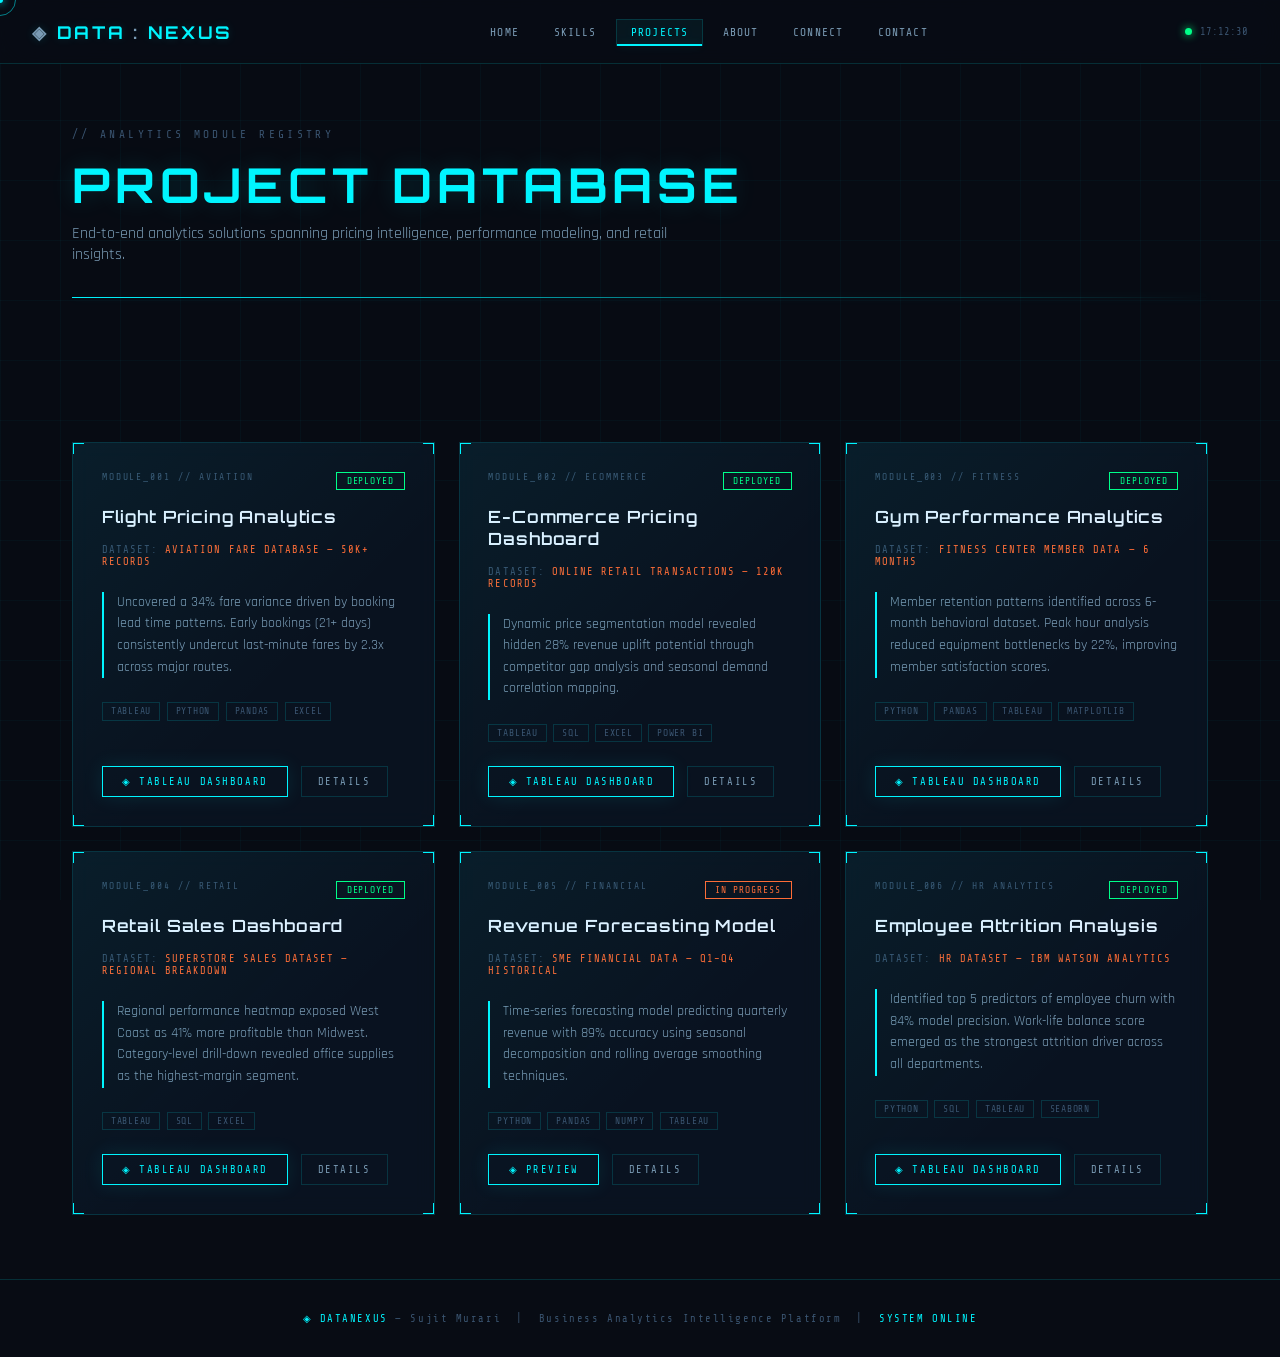
<file: DataNexus/projects.html>
<!DOCTYPE html>
<html lang="en">
<head>
  <meta charset="UTF-8" />
  <meta name="viewport" content="width=device-width, initial-scale=1.0" />
  <title>Projects | DataNexus — Sujit Murari</title>
  <link rel="icon" href="./assets/images/favicon.ico" />
  <link rel="stylesheet" href="./assets/css/style.css" />
</head>
<body>
<div class="cursor-dot" id="cursor-dot"></div>
<div class="cursor-ring" id="cursor-ring"></div>
<canvas id="matrix-canvas"></canvas>
<div id="grid-overlay"></div>

<nav>
  <div class="nav-logo"><span>◈</span> DATA<span>:</span>NEXUS</div>
  <ul class="nav-links">
    <li><a href="./index.html">Home</a></li>
    <li><a href="./skills.html">Skills</a></li>
    <li><a href="./projects.html" class="active">Projects</a></li>
    <li><a href="./about.html">About</a></li>
    <li><a href="./connect.html">Connect</a></li>
    <li><a href="./contact.html">Contact</a></li>
  </ul>
  <div class="nav-status"><div class="status-dot"></div><span id="nav-clock">--:--:--</span></div>
  <div class="hamburger" id="hamburger"><span></span><span></span><span></span></div>
</nav>
<div class="mobile-nav" id="mobile-nav">
  <div class="mobile-nav-close" id="mobile-nav-close">✕</div>
  <a href="./index.html">Home</a><a href="./skills.html">Skills</a><a href="./projects.html" class="active">Projects</a><a href="./about.html">About</a><a href="./connect.html">Connect</a><a href="./contact.html">Contact</a>
</div>

<div class="page-wrapper">
  <div class="page-header">
    <div class="page-header-tag">// ANALYTICS MODULE REGISTRY</div>
    <h1>PROJECT DATABASE</h1>
    <p>End-to-end analytics solutions spanning pricing intelligence, performance modeling, and retail insights.</p>
    <div class="page-divider"></div>
  </div>

  <section>
    <div class="projects-grid">

      <!-- Project 1 -->
      <div class="glass-card project-card fade-up">
        <div class="corner-tl"></div><div class="corner-tr"></div><div class="corner-bl"></div><div class="corner-br"></div>
        <div class="project-header">
          <div class="project-id">MODULE_001 // AVIATION</div>
          <div class="project-status">DEPLOYED</div>
        </div>
        <div class="project-title">Flight Pricing Analytics</div>
        <div class="project-dataset">Dataset: <span>Aviation Fare Database — 50K+ Records</span></div>
        <div class="project-insight">
          Uncovered a 34% fare variance driven by booking lead time patterns. Early bookings (21+ days) consistently undercut last-minute fares by 2.3x across major routes.
        </div>
        <div class="project-tools">
          <span class="tool-tag">Tableau</span>
          <span class="tool-tag">Python</span>
          <span class="tool-tag">Pandas</span>
          <span class="tool-tag">Excel</span>
        </div>
        <div class="project-actions">
          <a href="https://public.tableau.com" target="_blank" class="btn btn-primary" style="font-size:0.65rem; padding:0.5rem 1.2rem;">◈ Tableau Dashboard</a>
          <a href="#" class="btn btn-ghost" style="font-size:0.65rem; padding:0.5rem 1rem;">Details</a>
        </div>
      </div>

      <!-- Project 2 -->
      <div class="glass-card project-card fade-up" style="animation-delay:0.1s">
        <div class="corner-tl"></div><div class="corner-tr"></div><div class="corner-bl"></div><div class="corner-br"></div>
        <div class="project-header">
          <div class="project-id">MODULE_002 // ECOMMERCE</div>
          <div class="project-status">DEPLOYED</div>
        </div>
        <div class="project-title">E-Commerce Pricing Dashboard</div>
        <div class="project-dataset">Dataset: <span>Online Retail Transactions — 120K Records</span></div>
        <div class="project-insight">
          Dynamic price segmentation model revealed hidden 28% revenue uplift potential through competitor gap analysis and seasonal demand correlation mapping.
        </div>
        <div class="project-tools">
          <span class="tool-tag">Tableau</span>
          <span class="tool-tag">SQL</span>
          <span class="tool-tag">Excel</span>
          <span class="tool-tag">Power BI</span>
        </div>
        <div class="project-actions">
          <a href="https://public.tableau.com" target="_blank" class="btn btn-primary" style="font-size:0.65rem; padding:0.5rem 1.2rem;">◈ Tableau Dashboard</a>
          <a href="#" class="btn btn-ghost" style="font-size:0.65rem; padding:0.5rem 1rem;">Details</a>
        </div>
      </div>

      <!-- Project 3 -->
      <div class="glass-card project-card fade-up" style="animation-delay:0.2s">
        <div class="corner-tl"></div><div class="corner-tr"></div><div class="corner-bl"></div><div class="corner-br"></div>
        <div class="project-header">
          <div class="project-id">MODULE_003 // FITNESS</div>
          <div class="project-status">DEPLOYED</div>
        </div>
        <div class="project-title">Gym Performance Analytics</div>
        <div class="project-dataset">Dataset: <span>Fitness Center Member Data — 6 Months</span></div>
        <div class="project-insight">
          Member retention patterns identified across 6-month behavioral dataset. Peak hour analysis reduced equipment bottlenecks by 22%, improving member satisfaction scores.
        </div>
        <div class="project-tools">
          <span class="tool-tag">Python</span>
          <span class="tool-tag">Pandas</span>
          <span class="tool-tag">Tableau</span>
          <span class="tool-tag">Matplotlib</span>
        </div>
        <div class="project-actions">
          <a href="https://public.tableau.com" target="_blank" class="btn btn-primary" style="font-size:0.65rem; padding:0.5rem 1.2rem;">◈ Tableau Dashboard</a>
          <a href="#" class="btn btn-ghost" style="font-size:0.65rem; padding:0.5rem 1rem;">Details</a>
        </div>
      </div>

      <!-- Project 4 -->
      <div class="glass-card project-card fade-up" style="animation-delay:0.3s">
        <div class="corner-tl"></div><div class="corner-tr"></div><div class="corner-bl"></div><div class="corner-br"></div>
        <div class="project-header">
          <div class="project-id">MODULE_004 // RETAIL</div>
          <div class="project-status">DEPLOYED</div>
        </div>
        <div class="project-title">Retail Sales Dashboard</div>
        <div class="project-dataset">Dataset: <span>Superstore Sales Dataset — Regional Breakdown</span></div>
        <div class="project-insight">
          Regional performance heatmap exposed West Coast as 41% more profitable than Midwest. Category-level drill-down revealed office supplies as the highest-margin segment.
        </div>
        <div class="project-tools">
          <span class="tool-tag">Tableau</span>
          <span class="tool-tag">SQL</span>
          <span class="tool-tag">Excel</span>
        </div>
        <div class="project-actions">
          <a href="https://public.tableau.com" target="_blank" class="btn btn-primary" style="font-size:0.65rem; padding:0.5rem 1.2rem;">◈ Tableau Dashboard</a>
          <a href="#" class="btn btn-ghost" style="font-size:0.65rem; padding:0.5rem 1rem;">Details</a>
        </div>
      </div>

      <!-- Project 5 - bonus -->
      <div class="glass-card project-card fade-up" style="animation-delay:0.4s">
        <div class="corner-tl"></div><div class="corner-tr"></div><div class="corner-bl"></div><div class="corner-br"></div>
        <div class="project-header">
          <div class="project-id">MODULE_005 // FINANCIAL</div>
          <div class="project-status" style="border-color:var(--orange);color:var(--orange);">IN PROGRESS</div>
        </div>
        <div class="project-title">Revenue Forecasting Model</div>
        <div class="project-dataset">Dataset: <span>SME Financial Data — Q1–Q4 Historical</span></div>
        <div class="project-insight">
          Time-series forecasting model predicting quarterly revenue with 89% accuracy using seasonal decomposition and rolling average smoothing techniques.
        </div>
        <div class="project-tools">
          <span class="tool-tag">Python</span>
          <span class="tool-tag">Pandas</span>
          <span class="tool-tag">NumPy</span>
          <span class="tool-tag">Tableau</span>
        </div>
        <div class="project-actions">
          <a href="https://public.tableau.com" target="_blank" class="btn btn-primary" style="font-size:0.65rem; padding:0.5rem 1.2rem;">◈ Preview</a>
          <a href="#" class="btn btn-ghost" style="font-size:0.65rem; padding:0.5rem 1rem;">Details</a>
        </div>
      </div>

      <!-- Project 6 - bonus -->
      <div class="glass-card project-card fade-up" style="animation-delay:0.5s">
        <div class="corner-tl"></div><div class="corner-tr"></div><div class="corner-bl"></div><div class="corner-br"></div>
        <div class="project-header">
          <div class="project-id">MODULE_006 // HR ANALYTICS</div>
          <div class="project-status">DEPLOYED</div>
        </div>
        <div class="project-title">Employee Attrition Analysis</div>
        <div class="project-dataset">Dataset: <span>HR Dataset — IBM Watson Analytics</span></div>
        <div class="project-insight">
          Identified top 5 predictors of employee churn with 84% model precision. Work-life balance score emerged as the strongest attrition driver across all departments.
        </div>
        <div class="project-tools">
          <span class="tool-tag">Python</span>
          <span class="tool-tag">SQL</span>
          <span class="tool-tag">Tableau</span>
          <span class="tool-tag">Seaborn</span>
        </div>
        <div class="project-actions">
          <a href="https://public.tableau.com" target="_blank" class="btn btn-primary" style="font-size:0.65rem; padding:0.5rem 1.2rem;">◈ Tableau Dashboard</a>
          <a href="#" class="btn btn-ghost" style="font-size:0.65rem; padding:0.5rem 1rem;">Details</a>
        </div>
      </div>

    </div>
  </section>
</div>

<footer>
  <span>◈ DATANEXUS</span> — Sujit Murari &nbsp;|&nbsp; Business Analytics Intelligence Platform &nbsp;|&nbsp; <span>SYSTEM ONLINE</span>
</footer>

<script src="./assets/js/script.js"></script>
</body>
</html>
</file>
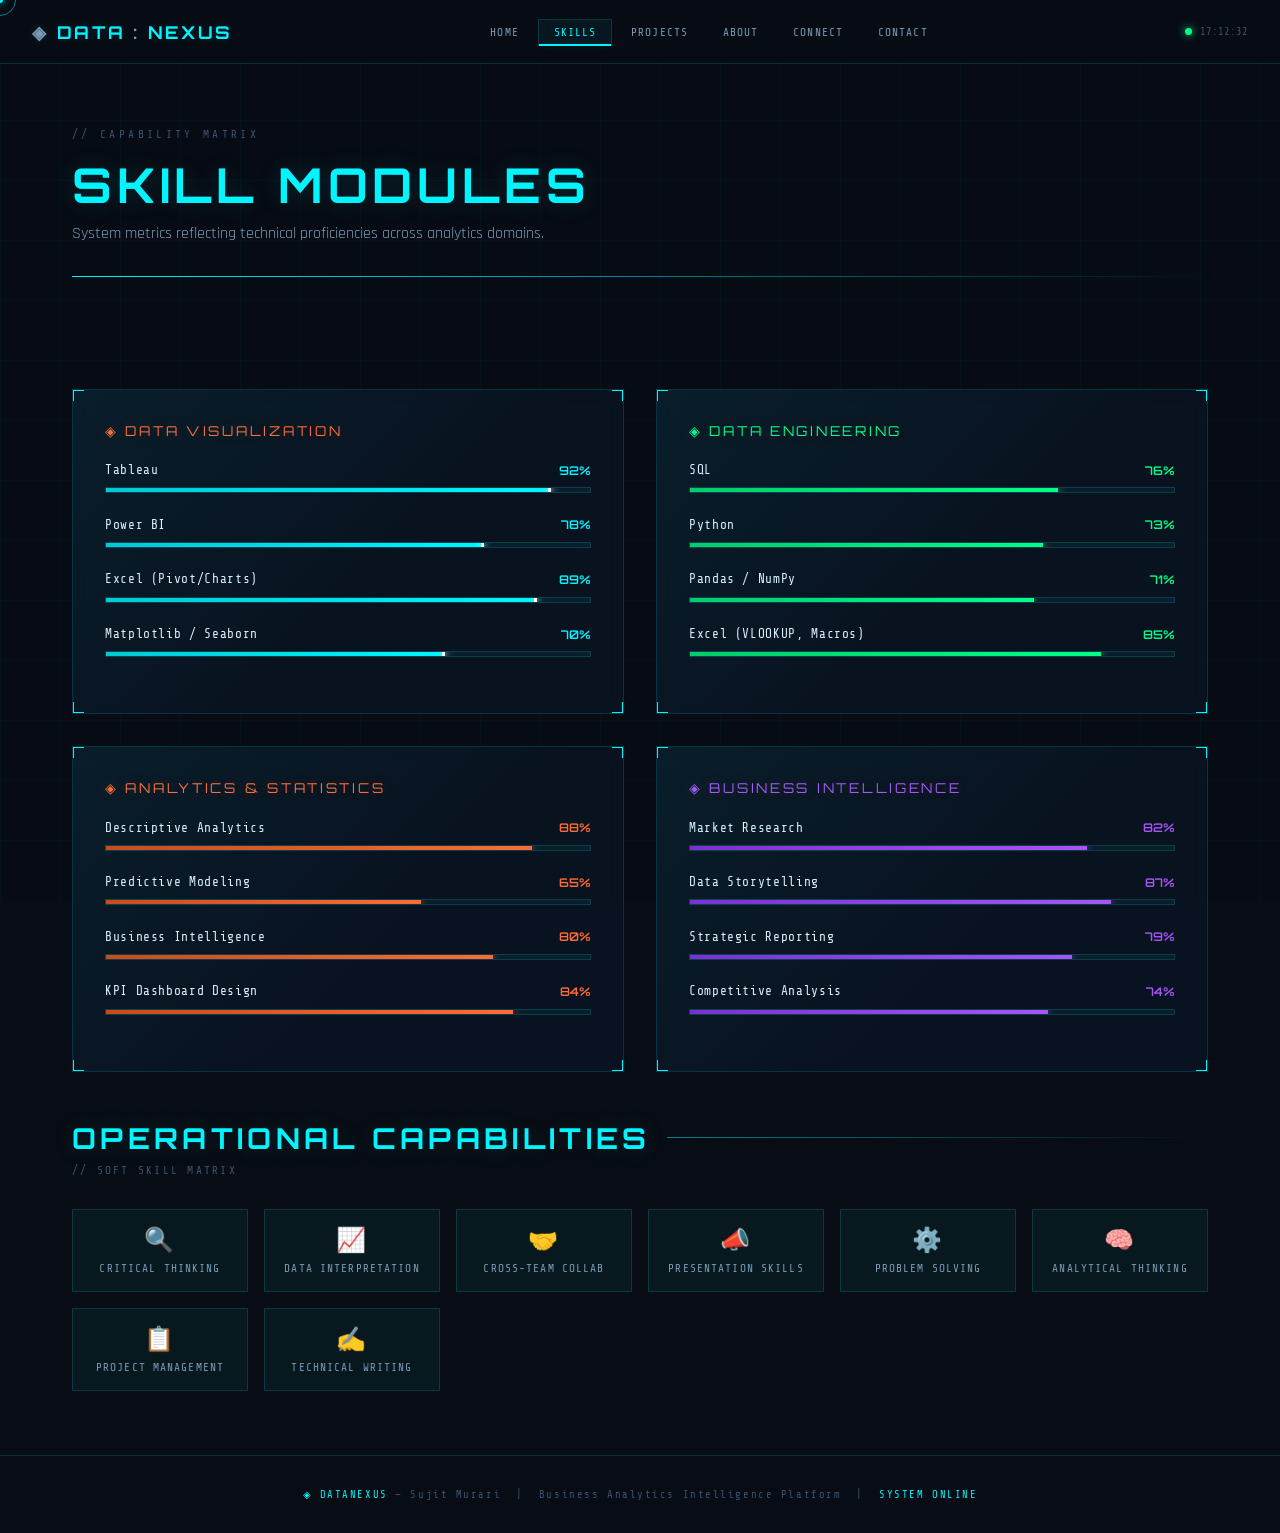
<file: DataNexus/skills.html>
<!DOCTYPE html>
<html lang="en">
<head>
  <meta charset="UTF-8" />
  <meta name="viewport" content="width=device-width, initial-scale=1.0" />
  <title>Skills | DataNexus — Sujit Murari</title>
  <link rel="icon" href="./assets/images/favicon.ico" />
  <link rel="stylesheet" href="./assets/css/style.css" />
</head>
<body>
<div class="cursor-dot" id="cursor-dot"></div>
<div class="cursor-ring" id="cursor-ring"></div>
<canvas id="matrix-canvas"></canvas>
<div id="grid-overlay"></div>

<nav>
  <div class="nav-logo"><span>◈</span> DATA<span>:</span>NEXUS</div>
  <ul class="nav-links">
    <li><a href="./index.html">Home</a></li>
    <li><a href="./skills.html" class="active">Skills</a></li>
    <li><a href="./projects.html">Projects</a></li>
    <li><a href="./about.html">About</a></li>
    <li><a href="./connect.html">Connect</a></li>
    <li><a href="./contact.html">Contact</a></li>
  </ul>
  <div class="nav-status"><div class="status-dot"></div><span id="nav-clock">--:--:--</span></div>
  <div class="hamburger" id="hamburger"><span></span><span></span><span></span></div>
</nav>
<div class="mobile-nav" id="mobile-nav">
  <div class="mobile-nav-close" id="mobile-nav-close">✕</div>
  <a href="./index.html">Home</a><a href="./skills.html" class="active">Skills</a><a href="./projects.html">Projects</a><a href="./about.html">About</a><a href="./connect.html">Connect</a><a href="./contact.html">Contact</a>
</div>

<div class="page-wrapper">
  <div class="page-header">
    <div class="page-header-tag">// CAPABILITY MATRIX</div>
    <h1>SKILL MODULES</h1>
    <p>System metrics reflecting technical proficiencies across analytics domains.</p>
    <div class="page-divider"></div>
  </div>

  <section>
    <div class="skills-grid">

      <!-- Data Visualization -->
      <div class="glass-card skill-category fade-up">
        <div class="corner-tl"></div><div class="corner-tr"></div><div class="corner-bl"></div><div class="corner-br"></div>
        <div class="skill-category-title">◈ Data Visualization</div>

        <div class="skill-item">
          <div class="skill-header">
            <span class="skill-name">Tableau</span>
            <span class="skill-pct">92%</span>
          </div>
          <div class="skill-bar"><div class="skill-fill" data-width="92%"></div></div>
        </div>

        <div class="skill-item">
          <div class="skill-header">
            <span class="skill-name">Power BI</span>
            <span class="skill-pct">78%</span>
          </div>
          <div class="skill-bar"><div class="skill-fill" data-width="78%"></div></div>
        </div>

        <div class="skill-item">
          <div class="skill-header">
            <span class="skill-name">Excel (Pivot/Charts)</span>
            <span class="skill-pct">89%</span>
          </div>
          <div class="skill-bar"><div class="skill-fill" data-width="89%"></div></div>
        </div>

        <div class="skill-item">
          <div class="skill-header">
            <span class="skill-name">Matplotlib / Seaborn</span>
            <span class="skill-pct">70%</span>
          </div>
          <div class="skill-bar"><div class="skill-fill" data-width="70%"></div></div>
        </div>
      </div>

      <!-- Data Engineering -->
      <div class="glass-card skill-category fade-up" style="animation-delay:0.15s">
        <div class="corner-tl"></div><div class="corner-tr"></div><div class="corner-bl"></div><div class="corner-br"></div>
        <div class="skill-category-title" style="color:var(--green);">◈ Data Engineering</div>

        <div class="skill-item">
          <div class="skill-header">
            <span class="skill-name">SQL</span>
            <span class="skill-pct skill-pct-green">76%</span>
          </div>
          <div class="skill-bar"><div class="skill-fill green" data-width="76%"></div></div>
        </div>

        <div class="skill-item">
          <div class="skill-header">
            <span class="skill-name">Python</span>
            <span class="skill-pct skill-pct-green">73%</span>
          </div>
          <div class="skill-bar"><div class="skill-fill green" data-width="73%"></div></div>
        </div>

        <div class="skill-item">
          <div class="skill-header">
            <span class="skill-name">Pandas / NumPy</span>
            <span class="skill-pct skill-pct-green">71%</span>
          </div>
          <div class="skill-bar"><div class="skill-fill green" data-width="71%"></div></div>
        </div>

        <div class="skill-item">
          <div class="skill-header">
            <span class="skill-name">Excel (VLOOKUP, Macros)</span>
            <span class="skill-pct skill-pct-green">85%</span>
          </div>
          <div class="skill-bar"><div class="skill-fill green" data-width="85%"></div></div>
        </div>
      </div>

      <!-- Analytics & Statistics -->
      <div class="glass-card skill-category fade-up" style="animation-delay:0.3s">
        <div class="corner-tl"></div><div class="corner-tr"></div><div class="corner-bl"></div><div class="corner-br"></div>
        <div class="skill-category-title" style="color:var(--orange);">◈ Analytics & Statistics</div>

        <div class="skill-item">
          <div class="skill-header">
            <span class="skill-name">Descriptive Analytics</span>
            <span class="skill-pct skill-pct-orange">88%</span>
          </div>
          <div class="skill-bar"><div class="skill-fill orange" data-width="88%"></div></div>
        </div>

        <div class="skill-item">
          <div class="skill-header">
            <span class="skill-name">Predictive Modeling</span>
            <span class="skill-pct skill-pct-orange">65%</span>
          </div>
          <div class="skill-bar"><div class="skill-fill orange" data-width="65%"></div></div>
        </div>

        <div class="skill-item">
          <div class="skill-header">
            <span class="skill-name">Business Intelligence</span>
            <span class="skill-pct skill-pct-orange">80%</span>
          </div>
          <div class="skill-bar"><div class="skill-fill orange" data-width="80%"></div></div>
        </div>

        <div class="skill-item">
          <div class="skill-header">
            <span class="skill-name">KPI Dashboard Design</span>
            <span class="skill-pct skill-pct-orange">84%</span>
          </div>
          <div class="skill-bar"><div class="skill-fill orange" data-width="84%"></div></div>
        </div>
      </div>

      <!-- Business & Soft Skills -->
      <div class="glass-card skill-category fade-up" style="animation-delay:0.45s">
        <div class="corner-tl"></div><div class="corner-tr"></div><div class="corner-bl"></div><div class="corner-br"></div>
        <div class="skill-category-title" style="color:var(--purple);">◈ Business Intelligence</div>

        <div class="skill-item">
          <div class="skill-header">
            <span class="skill-name">Market Research</span>
            <span class="skill-pct skill-pct-purple">82%</span>
          </div>
          <div class="skill-bar"><div class="skill-fill purple" data-width="82%"></div></div>
        </div>

        <div class="skill-item">
          <div class="skill-header">
            <span class="skill-name">Data Storytelling</span>
            <span class="skill-pct skill-pct-purple">87%</span>
          </div>
          <div class="skill-bar"><div class="skill-fill purple" data-width="87%"></div></div>
        </div>

        <div class="skill-item">
          <div class="skill-header">
            <span class="skill-name">Strategic Reporting</span>
            <span class="skill-pct skill-pct-purple">79%</span>
          </div>
          <div class="skill-bar"><div class="skill-fill purple" data-width="79%"></div></div>
        </div>

        <div class="skill-item">
          <div class="skill-header">
            <span class="skill-name">Competitive Analysis</span>
            <span class="skill-pct skill-pct-purple">74%</span>
          </div>
          <div class="skill-bar"><div class="skill-fill purple" data-width="74%"></div></div>
        </div>
      </div>
    </div>

    <!-- Soft Skills -->
    <div style="margin-top:3rem;">
      <div class="section-title fade-up">OPERATIONAL CAPABILITIES</div>
      <div class="section-subtitle fade-up">// SOFT SKILL MATRIX</div>
      <div class="soft-skills-grid">
        <div class="soft-skill-badge fade-up"><span class="icon">🔍</span>Critical Thinking</div>
        <div class="soft-skill-badge fade-up" style="animation-delay:.05s"><span class="icon">📈</span>Data Interpretation</div>
        <div class="soft-skill-badge fade-up" style="animation-delay:.1s"><span class="icon">🤝</span>Cross-Team Collab</div>
        <div class="soft-skill-badge fade-up" style="animation-delay:.15s"><span class="icon">📣</span>Presentation Skills</div>
        <div class="soft-skill-badge fade-up" style="animation-delay:.2s"><span class="icon">⚙️</span>Problem Solving</div>
        <div class="soft-skill-badge fade-up" style="animation-delay:.25s"><span class="icon">🧠</span>Analytical Thinking</div>
        <div class="soft-skill-badge fade-up" style="animation-delay:.3s"><span class="icon">📋</span>Project Management</div>
        <div class="soft-skill-badge fade-up" style="animation-delay:.35s"><span class="icon">✍️</span>Technical Writing</div>
      </div>
    </div>
  </section>
</div>

<footer>
  <span>◈ DATANEXUS</span> — Sujit Murari &nbsp;|&nbsp; Business Analytics Intelligence Platform &nbsp;|&nbsp; <span>SYSTEM ONLINE</span>
</footer>

<script src="./assets/js/script.js"></script>
</body>
</html>
</file>
<file: DataNexus/assets/css/style.css>
/* ============================================
   DATANEXUS - CYBERPUNK ANALYTICS DASHBOARD
   ============================================ */

@import url('https://fonts.googleapis.com/css2?family=Share+Tech+Mono&family=Orbitron:wght@400;600;700;900&family=Rajdhani:wght@300;400;500;600;700&display=swap');

/* ---- CSS VARIABLES ---- */
:root {
  --bg-primary: #080c14;
  --bg-secondary: #0d1520;
  --bg-card: rgba(10, 20, 35, 0.85);
  --bg-glass: rgba(0, 255, 255, 0.03);

  --cyan: #00f5ff;
  --cyan-dim: #00c8d4;
  --cyan-glow: rgba(0, 245, 255, 0.15);
  --cyan-faint: rgba(0, 245, 255, 0.05);

  --green: #00ff88;
  --green-dim: #00cc6a;
  --green-glow: rgba(0, 255, 136, 0.15);

  --orange: #ff6b35;
  --orange-glow: rgba(255, 107, 53, 0.2);

  --purple: #a855f7;
  --purple-glow: rgba(168, 85, 247, 0.15);

  --red: #ff3355;
  --red-glow: rgba(255, 51, 85, 0.2);

  --text-primary: #e0f0ff;
  --text-secondary: #7a9bb5;
  --text-muted: #3a5470;
  --text-code: #00f5ff;

  --border: rgba(0, 245, 255, 0.15);
  --border-active: rgba(0, 245, 255, 0.5);

  --font-mono: 'Share Tech Mono', monospace;
  --font-display: 'Orbitron', sans-serif;
  --font-body: 'Rajdhani', sans-serif;

  --transition: 0.3s cubic-bezier(0.4, 0, 0.2, 1);
  --glow-sm: 0 0 10px var(--cyan-glow);
  --glow-md: 0 0 25px var(--cyan-glow), 0 0 50px rgba(0,245,255,0.05);
  --glow-lg: 0 0 40px var(--cyan-glow), 0 0 80px rgba(0,245,255,0.08);
}

/* ---- RESET & BASE ---- */
*, *::before, *::after { box-sizing: border-box; margin: 0; padding: 0; }

html { scroll-behavior: smooth; }

body {
  font-family: var(--font-body);
  background: var(--bg-primary);
  color: var(--text-primary);
  min-height: 100vh;
  overflow-x: hidden;
  cursor: none;
}

body.menu-open { overflow: hidden; }

a { text-decoration: none; color: inherit; }

img { max-width: 100%; }

/* ---- CUSTOM CURSOR ---- */
.cursor-dot {
  width: 6px; height: 6px;
  background: var(--cyan);
  border-radius: 50%;
  position: fixed;
  top: 0; left: 0;
  pointer-events: none;
  z-index: 99999;
  transform: translate(-50%, -50%);
  transition: transform 0.1s;
  box-shadow: 0 0 8px var(--cyan), 0 0 20px var(--cyan-glow);
}
.cursor-ring {
  width: 32px; height: 32px;
  border: 1px solid rgba(0,245,255,0.5);
  border-radius: 50%;
  position: fixed;
  top: 0; left: 0;
  pointer-events: none;
  z-index: 99998;
  transform: translate(-50%, -50%);
  transition: all 0.12s ease;
}
.cursor-ring.hovering {
  width: 50px; height: 50px;
  border-color: var(--cyan);
  background: rgba(0,245,255,0.05);
}

/* ---- LOADER ---- */
#boot-screen {
  position: fixed;
  inset: 0;
  background: #020408;
  z-index: 100000;
  display: flex;
  flex-direction: column;
  align-items: center;
  justify-content: center;
  font-family: var(--font-mono);
}

.boot-logo {
  font-family: var(--font-display);
  font-size: clamp(1.8rem, 5vw, 3.5rem);
  font-weight: 900;
  color: var(--cyan);
  text-shadow: 0 0 30px var(--cyan), 0 0 60px rgba(0,245,255,0.3);
  letter-spacing: 0.2em;
  margin-bottom: 0.3em;
  animation: pulse-logo 2s ease-in-out infinite;
}

@keyframes pulse-logo {
  0%,100% { text-shadow: 0 0 30px var(--cyan), 0 0 60px rgba(0,245,255,0.3); }
  50% { text-shadow: 0 0 50px var(--cyan), 0 0 100px rgba(0,245,255,0.5); }
}

.boot-subtitle {
  font-size: 0.75rem;
  color: var(--text-secondary);
  letter-spacing: 0.4em;
  text-transform: uppercase;
  margin-bottom: 3rem;
}

.boot-terminal {
  width: min(500px, 90vw);
  text-align: left;
  font-size: 0.78rem;
  color: var(--green);
  line-height: 2;
  min-height: 160px;
  margin-bottom: 2rem;
}

.boot-line {
  opacity: 0;
  transform: translateX(-10px);
  transition: all 0.3s ease;
  white-space: nowrap;
  overflow: hidden;
}
.boot-line.visible { opacity: 1; transform: translateX(0); }
.boot-line.cyan { color: var(--cyan); }
.boot-line.green { color: var(--green); }
.boot-line.white { color: var(--text-primary); }
.boot-line.ready { color: var(--green); font-weight: bold; }

.boot-progress-wrap {
  width: min(500px, 90vw);
  margin-bottom: 1rem;
}
.boot-progress-label {
  display: flex;
  justify-content: space-between;
  font-size: 0.7rem;
  color: var(--text-secondary);
  margin-bottom: 0.5rem;
  letter-spacing: 0.1em;
}
.boot-progress-bar {
  height: 3px;
  background: rgba(0,245,255,0.1);
  position: relative;
  overflow: hidden;
}
.boot-progress-fill {
  height: 100%;
  background: linear-gradient(90deg, var(--cyan-dim), var(--cyan));
  width: 0%;
  transition: width 0.1s linear;
  box-shadow: 0 0 10px var(--cyan);
}

#boot-screen.fade-out {
  animation: fadeOut 0.8s ease forwards;
}
@keyframes fadeOut {
  to { opacity: 0; pointer-events: none; }
}

/* ---- CANVAS BACKGROUND ---- */
#matrix-canvas {
  position: fixed;
  top: 0; left: 0;
  width: 100%; height: 100%;
  z-index: 0;
  opacity: 0.07;
  pointer-events: none;
}

#grid-overlay {
  position: fixed;
  inset: 0;
  z-index: 1;
  pointer-events: none;
  background-image:
    linear-gradient(rgba(0,245,255,0.03) 1px, transparent 1px),
    linear-gradient(90deg, rgba(0,245,255,0.03) 1px, transparent 1px);
  background-size: 60px 60px;
}

/* ---- NAV ---- */
nav {
  position: fixed;
  top: 0; left: 0; right: 0;
  z-index: 1000;
  padding: 0 2rem;
  height: 64px;
  display: flex;
  align-items: center;
  justify-content: space-between;
  background: rgba(8, 12, 20, 0.9);
  border-bottom: 1px solid var(--border);
  backdrop-filter: blur(20px);
}

.nav-logo {
  font-family: var(--font-display);
  font-size: 1.1rem;
  font-weight: 700;
  color: var(--cyan);
  letter-spacing: 0.15em;
  text-shadow: var(--glow-sm);
  display: flex;
  align-items: center;
  gap: 0.5rem;
}
.nav-logo span { color: var(--text-secondary); }

.nav-links {
  display: flex;
  gap: 0.25rem;
  list-style: none;
}

.nav-links a {
  font-family: var(--font-mono);
  font-size: 0.7rem;
  letter-spacing: 0.1em;
  color: var(--text-secondary);
  padding: 0.4rem 0.9rem;
  border: 1px solid transparent;
  transition: var(--transition);
  position: relative;
  text-transform: uppercase;
}

.nav-links a:hover,
.nav-links a.active {
  color: var(--cyan);
  border-color: var(--border);
  background: var(--cyan-faint);
  text-shadow: var(--glow-sm);
}

.nav-links a.active::after {
  content: '';
  position: absolute;
  bottom: -1px; left: 0; right: 0;
  height: 2px;
  background: var(--cyan);
  box-shadow: var(--glow-sm);
}

.nav-status {
  display: flex;
  align-items: center;
  gap: 0.5rem;
  font-family: var(--font-mono);
  font-size: 0.65rem;
  color: var(--text-muted);
}

.status-dot {
  width: 7px; height: 7px;
  border-radius: 50%;
  background: var(--green);
  box-shadow: 0 0 8px var(--green);
  animation: blink 2s ease-in-out infinite;
}

@keyframes blink {
  0%,100% { opacity: 1; }
  50% { opacity: 0.3; }
}

.hamburger {
  display: none;
  flex-direction: column;
  gap: 5px;
  cursor: pointer;
  padding: 5px;
}
.hamburger span {
  display: block;
  width: 22px;
  height: 2px;
  background: var(--cyan);
  transition: var(--transition);
}

/* ---- MOBILE NAV ---- */
.mobile-nav {
  display: none;
  position: fixed;
  inset: 0;
  z-index: 999;
  background: rgba(8,12,20,0.97);
  backdrop-filter: blur(20px);
  flex-direction: column;
  align-items: center;
  justify-content: center;
  gap: 1.5rem;
  border: 1px solid var(--border);
}
.mobile-nav.open { display: flex; }
.mobile-nav a {
  font-family: var(--font-display);
  font-size: 1.2rem;
  letter-spacing: 0.2em;
  color: var(--text-secondary);
  padding: 0.8rem 2rem;
  border: 1px solid transparent;
  transition: var(--transition);
  text-transform: uppercase;
}
.mobile-nav a:hover,
.mobile-nav a.active {
  color: var(--cyan);
  border-color: var(--border);
  text-shadow: var(--glow-sm);
}
.mobile-nav-close {
  position: absolute;
  top: 1.5rem; right: 2rem;
  font-family: var(--font-mono);
  color: var(--text-secondary);
  font-size: 1.5rem;
  cursor: pointer;
  transition: var(--transition);
}
.mobile-nav-close:hover { color: var(--cyan); }

/* ---- PAGE WRAPPER ---- */
.page-wrapper {
  position: relative;
  z-index: 10;
  padding-top: 64px;
  min-height: 100vh;
}

/* ---- PAGE HEADER ---- */
.page-header {
  padding: 4rem 2rem 3rem;
  max-width: 1200px;
  margin: 0 auto;
}
.page-header-tag {
  font-family: var(--font-mono);
  font-size: 0.7rem;
  color: var(--text-muted);
  letter-spacing: 0.3em;
  text-transform: uppercase;
  margin-bottom: 0.8rem;
}
.page-header h1 {
  font-family: var(--font-display);
  font-size: clamp(1.8rem, 4vw, 3rem);
  font-weight: 700;
  color: var(--cyan);
  text-shadow: var(--glow-md);
  letter-spacing: 0.1em;
  margin-bottom: 0.5rem;
}
.page-header p {
  font-size: 1rem;
  color: var(--text-secondary);
  max-width: 600px;
}
.page-divider {
  height: 1px;
  background: linear-gradient(90deg, var(--cyan), transparent);
  margin-top: 2rem;
  box-shadow: var(--glow-sm);
}

/* ---- SECTION ---- */
section { padding: 4rem 2rem; max-width: 1200px; margin: 0 auto; }

/* ---- GLASS CARD ---- */
.glass-card {
  background: var(--bg-card);
  border: 1px solid var(--border);
  backdrop-filter: blur(10px);
  position: relative;
  overflow: hidden;
  transition: var(--transition);
}
.glass-card::before {
  content: '';
  position: absolute;
  inset: 0;
  background: linear-gradient(135deg, var(--cyan-faint) 0%, transparent 60%);
  pointer-events: none;
}
.glass-card:hover {
  border-color: var(--border-active);
  box-shadow: var(--glow-md);
  transform: translateY(-2px);
}

/* ---- CORNER DECORATIONS ---- */
.corner-tl, .corner-tr, .corner-bl, .corner-br {
  position: absolute;
  width: 12px; height: 12px;
  pointer-events: none;
}
.corner-tl { top: -1px; left: -1px; border-top: 2px solid var(--cyan); border-left: 2px solid var(--cyan); }
.corner-tr { top: -1px; right: -1px; border-top: 2px solid var(--cyan); border-right: 2px solid var(--cyan); }
.corner-bl { bottom: -1px; left: -1px; border-bottom: 2px solid var(--cyan); border-left: 2px solid var(--cyan); }
.corner-br { bottom: -1px; right: -1px; border-bottom: 2px solid var(--cyan); border-right: 2px solid var(--cyan); }

/* ---- BUTTONS ---- */
.btn {
  font-family: var(--font-mono);
  font-size: 0.75rem;
  letter-spacing: 0.15em;
  text-transform: uppercase;
  padding: 0.75rem 1.8rem;
  border: 1px solid;
  cursor: pointer;
  transition: var(--transition);
  display: inline-flex;
  align-items: center;
  gap: 0.5rem;
  position: relative;
  overflow: hidden;
  background: transparent;
}
.btn::before {
  content: '';
  position: absolute;
  inset: 0;
  background: currentColor;
  opacity: 0;
  transition: opacity 0.3s;
}
.btn:hover::before { opacity: 0.08; }

.btn-primary {
  color: var(--cyan);
  border-color: var(--cyan);
  box-shadow: 0 0 20px rgba(0,245,255,0.1);
}
.btn-primary:hover {
  box-shadow: 0 0 30px rgba(0,245,255,0.3), inset 0 0 20px rgba(0,245,255,0.05);
  text-shadow: var(--glow-sm);
}

.btn-secondary {
  color: var(--green);
  border-color: var(--green);
}
.btn-secondary:hover { box-shadow: 0 0 25px var(--green-glow); }

.btn-ghost {
  color: var(--text-secondary);
  border-color: var(--border);
}
.btn-ghost:hover { color: var(--cyan); border-color: var(--cyan); }

/* ---- HERO SECTION ---- */
.hero {
  min-height: calc(100vh - 64px);
  display: flex;
  align-items: center;
  padding: 4rem 2rem;
  max-width: 1200px;
  margin: 0 auto;
  gap: 4rem;
}

.hero-content { flex: 1; }

.hero-tag {
  font-family: var(--font-mono);
  font-size: 0.7rem;
  color: var(--green);
  letter-spacing: 0.3em;
  text-transform: uppercase;
  margin-bottom: 1.2rem;
  display: flex;
  align-items: center;
  gap: 0.5rem;
}
.hero-tag::before {
  content: '';
  width: 30px;
  height: 1px;
  background: var(--green);
  box-shadow: 0 0 8px var(--green);
}

.hero-name {
  font-family: var(--font-display);
  font-size: clamp(2.5rem, 6vw, 5rem);
  font-weight: 900;
  line-height: 1.0;
  color: var(--text-primary);
  margin-bottom: 0.3em;
  letter-spacing: 0.05em;
}
.hero-name .highlight {
  color: var(--cyan);
  text-shadow: var(--glow-lg);
  display: block;
}

.hero-role {
  font-family: var(--font-mono);
  font-size: clamp(0.85rem, 2vw, 1.1rem);
  color: var(--orange);
  letter-spacing: 0.15em;
  text-transform: uppercase;
  margin-bottom: 1.5rem;
  text-shadow: 0 0 15px var(--orange-glow);
}

.hero-tagline {
  font-size: clamp(1rem, 2vw, 1.25rem);
  color: var(--text-secondary);
  max-width: 500px;
  line-height: 1.6;
  margin-bottom: 2.5rem;
}

.hero-tools {
  display: flex;
  flex-wrap: wrap;
  gap: 0.5rem;
  margin-bottom: 2.5rem;
}

.tool-badge {
  font-family: var(--font-mono);
  font-size: 0.65rem;
  letter-spacing: 0.1em;
  padding: 0.35rem 0.8rem;
  border: 1px solid var(--border);
  color: var(--text-secondary);
  background: var(--cyan-faint);
  transition: var(--transition);
  text-transform: uppercase;
}
.tool-badge:hover {
  border-color: var(--cyan);
  color: var(--cyan);
  box-shadow: var(--glow-sm);
}

.hero-cta { display: flex; flex-wrap: wrap; gap: 1rem; }

/* Hero visual */
.hero-visual {
  flex: 0 0 320px;
  position: relative;
}

.profile-frame {
  width: 260px;
  height: 260px;
  position: relative;
  margin: 2rem auto;
}
.profile-frame img {
  width: 100%;
  height: 100%;
  object-fit: cover;
  object-position: top;
  border: 2px solid var(--border-active);
  box-shadow: var(--glow-md);
  clip-path: polygon(10% 0%, 90% 0%, 100% 10%, 100% 90%, 90% 100%, 10% 100%, 0% 90%, 0% 10%);
}

.scan-line {
  position: absolute;
  left: 0; right: 0;
  height: 2px;
  background: linear-gradient(90deg, transparent, var(--cyan), transparent);
  animation: scan 3s ease-in-out infinite;
  box-shadow: 0 0 10px var(--cyan);
}
@keyframes scan {
  0% { top: 0%; opacity: 0; }
  10% { opacity: 1; }
  90% { opacity: 1; }
  100% { top: 100%; opacity: 0; }
}

.profile-ring {
  position: absolute;
  inset: -15px;
  border: 1px solid var(--border);
  clip-path: polygon(10% 0%, 90% 0%, 100% 10%, 100% 90%, 90% 100%, 10% 100%, 0% 90%, 0% 10%);
  animation: ring-rotate 8s linear infinite;
}
@keyframes ring-rotate {
  from { transform: rotate(0deg); }
  to { transform: rotate(360deg); }
}

.profile-ring-2 {
  position: absolute;
  inset: -30px;
  border: 1px dashed rgba(0,245,255,0.1);
  clip-path: polygon(10% 0%, 90% 0%, 100% 10%, 100% 90%, 90% 100%, 10% 100%, 0% 90%, 0% 10%);
  animation: ring-rotate 12s linear infinite reverse;
}

.radar-display {
  width: 200px;
  margin: 1.5rem auto 0;
}

/* ---- KPI DASHBOARD ---- */
.kpi-grid {
  display: grid;
  grid-template-columns: repeat(auto-fit, minmax(200px, 1fr));
  gap: 1rem;
  margin-top: 2rem;
}

.kpi-card {
  padding: 1.5rem;
  text-align: center;
  position: relative;
}

.kpi-icon {
  font-size: 1.5rem;
  margin-bottom: 0.8rem;
  display: block;
}

.kpi-value {
  font-family: var(--font-display);
  font-size: 2.5rem;
  font-weight: 700;
  color: var(--cyan);
  text-shadow: var(--glow-md);
  line-height: 1;
  margin-bottom: 0.3rem;
}

.kpi-label {
  font-family: var(--font-mono);
  font-size: 0.65rem;
  color: var(--text-muted);
  letter-spacing: 0.2em;
  text-transform: uppercase;
}

.kpi-card.green .kpi-value { color: var(--green); text-shadow: 0 0 20px var(--green-glow); }
.kpi-card.orange .kpi-value { color: var(--orange); text-shadow: 0 0 20px var(--orange-glow); }
.kpi-card.purple .kpi-value { color: var(--purple); text-shadow: 0 0 20px var(--purple-glow); }

.kpi-trend {
  font-family: var(--font-mono);
  font-size: 0.6rem;
  color: var(--green);
  margin-top: 0.5rem;
}

/* ---- SECTION TITLE ---- */
.section-title {
  font-family: var(--font-display);
  font-size: clamp(1.2rem, 3vw, 1.8rem);
  font-weight: 700;
  color: var(--cyan);
  letter-spacing: 0.15em;
  text-shadow: var(--glow-md);
  margin-bottom: 0.5rem;
  display: flex;
  align-items: center;
  gap: 1rem;
}
.section-title::after {
  content: '';
  flex: 1;
  height: 1px;
  background: linear-gradient(90deg, var(--border-active), transparent);
}

.section-subtitle {
  font-family: var(--font-mono);
  font-size: 0.7rem;
  color: var(--text-muted);
  letter-spacing: 0.2em;
  text-transform: uppercase;
  margin-bottom: 2rem;
}

/* ---- SKILLS PAGE ---- */
.skills-grid {
  display: grid;
  grid-template-columns: 1fr 1fr;
  gap: 2rem;
}

.skill-category {
  padding: 2rem;
}

.skill-category-title {
  font-family: var(--font-display);
  font-size: 0.85rem;
  color: var(--orange);
  letter-spacing: 0.2em;
  text-transform: uppercase;
  margin-bottom: 1.5rem;
  text-shadow: 0 0 15px var(--orange-glow);
}

.skill-item {
  margin-bottom: 1.5rem;
}

.skill-header {
  display: flex;
  justify-content: space-between;
  align-items: center;
  margin-bottom: 0.6rem;
}

.skill-name {
  font-family: var(--font-mono);
  font-size: 0.8rem;
  color: var(--text-primary);
  letter-spacing: 0.05em;
}

.skill-pct {
  font-family: var(--font-display);
  font-size: 0.75rem;
  color: var(--cyan);
  font-weight: 600;
}

.skill-bar {
  height: 6px;
  background: rgba(0,245,255,0.05);
  border: 1px solid var(--border);
  position: relative;
  overflow: hidden;
}

.skill-fill {
  height: 100%;
  width: 0%;
  background: linear-gradient(90deg, var(--cyan-dim), var(--cyan));
  box-shadow: 0 0 10px var(--cyan);
  transition: width 1.5s cubic-bezier(0.4, 0, 0.2, 1);
  position: relative;
}
.skill-fill::after {
  content: '';
  position: absolute;
  right: 0; top: 0; bottom: 0;
  width: 3px;
  background: white;
  box-shadow: 0 0 6px white;
}

.skill-fill.green { background: linear-gradient(90deg, var(--green-dim), var(--green)); box-shadow: 0 0 10px var(--green); }
.skill-fill.green::after { display: none; }
.skill-fill.orange { background: linear-gradient(90deg, #cc4a1a, var(--orange)); box-shadow: 0 0 10px var(--orange); }
.skill-fill.orange::after { display: none; }
.skill-fill.purple { background: linear-gradient(90deg, #7c2fd6, var(--purple)); box-shadow: 0 0 10px var(--purple); }
.skill-fill.purple::after { display: none; }

.skill-pct-green { color: var(--green); }
.skill-pct-orange { color: var(--orange); }
.skill-pct-purple { color: var(--purple); }

/* Soft skills */
.soft-skills-grid {
  display: grid;
  grid-template-columns: repeat(auto-fill, minmax(160px, 1fr));
  gap: 1rem;
  margin-top: 2rem;
}
.soft-skill-badge {
  padding: 1rem;
  text-align: center;
  font-family: var(--font-mono);
  font-size: 0.7rem;
  color: var(--text-secondary);
  letter-spacing: 0.1em;
  text-transform: uppercase;
  border: 1px solid var(--border);
  background: var(--cyan-faint);
  transition: var(--transition);
}
.soft-skill-badge:hover {
  color: var(--cyan);
  border-color: var(--cyan);
  box-shadow: var(--glow-sm);
}
.soft-skill-badge .icon { font-size: 1.5rem; display: block; margin-bottom: 0.5rem; }

/* ---- PROJECTS PAGE ---- */
.projects-grid {
  display: grid;
  grid-template-columns: repeat(auto-fill, minmax(320px, 1fr));
  gap: 1.5rem;
  margin-top: 2rem;
}

.project-card {
  padding: 1.8rem;
  display: flex;
  flex-direction: column;
  gap: 1rem;
}

.project-header {
  display: flex;
  justify-content: space-between;
  align-items: flex-start;
}

.project-id {
  font-family: var(--font-mono);
  font-size: 0.6rem;
  color: var(--text-muted);
  letter-spacing: 0.2em;
}

.project-status {
  font-family: var(--font-mono);
  font-size: 0.6rem;
  letter-spacing: 0.1em;
  padding: 0.2rem 0.6rem;
  border: 1px solid var(--green);
  color: var(--green);
  text-transform: uppercase;
}

.project-title {
  font-family: var(--font-display);
  font-size: 1.05rem;
  font-weight: 600;
  color: var(--text-primary);
  letter-spacing: 0.05em;
  line-height: 1.3;
}

.project-dataset {
  font-family: var(--font-mono);
  font-size: 0.65rem;
  color: var(--text-muted);
  letter-spacing: 0.1em;
  text-transform: uppercase;
}
.project-dataset span { color: var(--orange); }

.project-insight {
  font-size: 0.9rem;
  color: var(--text-secondary);
  line-height: 1.5;
  border-left: 2px solid var(--cyan);
  padding-left: 0.8rem;
  margin: 0.5rem 0;
}

.project-tools {
  display: flex;
  flex-wrap: wrap;
  gap: 0.4rem;
}

.tool-tag {
  font-family: var(--font-mono);
  font-size: 0.6rem;
  letter-spacing: 0.08em;
  padding: 0.2rem 0.5rem;
  border: 1px solid var(--border);
  color: var(--text-muted);
  text-transform: uppercase;
}

.project-actions {
  display: flex;
  gap: 0.8rem;
  margin-top: auto;
  padding-top: 0.5rem;
}

/* ---- ABOUT PAGE ---- */
.about-grid {
  display: grid;
  grid-template-columns: 1fr 1.2fr;
  gap: 3rem;
  align-items: start;
}

.about-profile-side { text-align: center; }

.about-profile-img {
  width: 200px;
  height: 200px;
  object-fit: cover;
  object-position: top;
  border: 2px solid var(--border-active);
  clip-path: polygon(10% 0%, 90% 0%, 100% 10%, 100% 90%, 90% 100%, 10% 100%, 0% 90%, 0% 10%);
  box-shadow: var(--glow-md);
  margin-bottom: 1.5rem;
}

.about-name {
  font-family: var(--font-display);
  font-size: 1.5rem;
  color: var(--cyan);
  text-shadow: var(--glow-md);
  letter-spacing: 0.1em;
  margin-bottom: 0.3rem;
}
.about-role-text {
  font-family: var(--font-mono);
  font-size: 0.75rem;
  color: var(--orange);
  letter-spacing: 0.2em;
  text-transform: uppercase;
}

.about-stats {
  display: grid;
  grid-template-columns: 1fr 1fr;
  gap: 0.8rem;
  margin-top: 1.5rem;
}
.about-stat {
  padding: 0.8rem;
  border: 1px solid var(--border);
  text-align: center;
  background: var(--cyan-faint);
}
.about-stat-val {
  font-family: var(--font-display);
  font-size: 1.5rem;
  color: var(--cyan);
  font-weight: 700;
  text-shadow: var(--glow-sm);
}
.about-stat-label {
  font-family: var(--font-mono);
  font-size: 0.6rem;
  color: var(--text-muted);
  letter-spacing: 0.15em;
  text-transform: uppercase;
  margin-top: 0.2rem;
}

/* Terminal */
.terminal-box {
  background: rgba(2,8,15,0.9);
  border: 1px solid var(--border);
  font-family: var(--font-mono);
  font-size: 0.82rem;
  overflow: hidden;
}

.terminal-header {
  padding: 0.6rem 1rem;
  background: rgba(0,245,255,0.05);
  border-bottom: 1px solid var(--border);
  display: flex;
  align-items: center;
  gap: 0.5rem;
}
.term-dot {
  width: 8px; height: 8px;
  border-radius: 50%;
}
.term-dot:nth-child(1) { background: #ff5f57; }
.term-dot:nth-child(2) { background: #ffbd2e; }
.term-dot:nth-child(3) { background: #28ca40; }
.term-title {
  font-size: 0.65rem;
  color: var(--text-muted);
  letter-spacing: 0.1em;
  margin-left: auto;
}

.terminal-body {
  padding: 1.5rem;
  line-height: 2;
  color: var(--green);
}
.term-prompt { color: var(--cyan); }
.term-cmd { color: var(--text-primary); }
.term-comment { color: var(--text-muted); }
.term-output { color: var(--text-secondary); padding-left: 1rem; }
.term-highlight { color: var(--cyan); }
.term-cursor {
  display: inline-block;
  width: 8px;
  height: 1em;
  background: var(--cyan);
  animation: cursor-blink 1s step-end infinite;
  vertical-align: middle;
  margin-left: 2px;
}
@keyframes cursor-blink {
  0%,100% { opacity: 1; }
  50% { opacity: 0; }
}

.education-timeline {
  margin-top: 2rem;
}
.timeline-item {
  padding: 1.2rem 1.5rem;
  border-left: 2px solid var(--border);
  margin-left: 1rem;
  margin-bottom: 1.5rem;
  position: relative;
  transition: var(--transition);
}
.timeline-item::before {
  content: '';
  position: absolute;
  left: -5px; top: 1.5rem;
  width: 8px; height: 8px;
  border-radius: 50%;
  background: var(--cyan);
  box-shadow: var(--glow-sm);
}
.timeline-item:hover { border-color: var(--cyan); }

.timeline-year {
  font-family: var(--font-mono);
  font-size: 0.65rem;
  color: var(--text-muted);
  letter-spacing: 0.2em;
  margin-bottom: 0.3rem;
}
.timeline-title {
  font-family: var(--font-display);
  font-size: 0.95rem;
  color: var(--text-primary);
  letter-spacing: 0.05em;
  margin-bottom: 0.2rem;
}
.timeline-subtitle {
  font-size: 0.85rem;
  color: var(--text-secondary);
}

/* ---- CONNECT PAGE ---- */
.connect-grid {
  display: grid;
  grid-template-columns: repeat(auto-fit, minmax(250px, 1fr));
  gap: 1.5rem;
  margin-top: 2rem;
}

.connect-node {
  padding: 2.5rem 2rem;
  text-align: center;
  position: relative;
  cursor: pointer;
  transition: var(--transition);
}
.connect-node:hover {
  transform: translateY(-4px);
}

.node-icon {
  width: 70px; height: 70px;
  border-radius: 50%;
  border: 2px solid var(--border);
  display: flex;
  align-items: center;
  justify-content: center;
  margin: 0 auto 1.2rem;
  font-size: 1.8rem;
  transition: var(--transition);
  position: relative;
}
.node-icon::after {
  content: '';
  position: absolute;
  inset: -8px;
  border-radius: 50%;
  border: 1px dashed rgba(0,245,255,0.1);
  animation: ring-rotate 6s linear infinite;
}
.connect-node:hover .node-icon {
  border-color: var(--cyan);
  box-shadow: var(--glow-md);
}

.connect-node-title {
  font-family: var(--font-display);
  font-size: 0.95rem;
  color: var(--text-primary);
  letter-spacing: 0.1em;
  margin-bottom: 0.4rem;
}
.connect-node-desc {
  font-family: var(--font-mono);
  font-size: 0.65rem;
  color: var(--text-muted);
  letter-spacing: 0.1em;
  margin-bottom: 1.2rem;
  text-transform: uppercase;
}
.connect-node-link {
  font-family: var(--font-mono);
  font-size: 0.7rem;
  color: var(--cyan);
  text-decoration: none;
  display: inline-flex;
  align-items: center;
  gap: 0.4rem;
  transition: var(--transition);
}
.connect-node-link:hover { text-shadow: var(--glow-sm); gap: 0.7rem; }

/* Connection lines animation */
.network-viz {
  position: relative;
  padding: 3rem 0;
  text-align: center;
}

/* ---- CONTACT PAGE ---- */
.contact-grid {
  display: grid;
  grid-template-columns: 1fr 1.2fr;
  gap: 3rem;
  align-items: start;
}

.contact-info { display: flex; flex-direction: column; gap: 1.5rem; }

.contact-info-card {
  padding: 1.2rem 1.5rem;
  display: flex;
  align-items: center;
  gap: 1rem;
  border: 1px solid var(--border);
  background: var(--cyan-faint);
  transition: var(--transition);
}
.contact-info-card:hover {
  border-color: var(--cyan);
  box-shadow: var(--glow-sm);
}
.contact-info-icon {
  font-size: 1.4rem;
  width: 45px;
  text-align: center;
}
.contact-info-text { flex: 1; }
.contact-info-label {
  font-family: var(--font-mono);
  font-size: 0.6rem;
  color: var(--text-muted);
  letter-spacing: 0.2em;
  text-transform: uppercase;
  margin-bottom: 0.2rem;
}
.contact-info-value {
  font-size: 0.9rem;
  color: var(--text-primary);
}

/* SSH Terminal Form */
.ssh-form {
  background: rgba(2,8,15,0.9);
  border: 1px solid var(--border);
  overflow: hidden;
}

.ssh-header {
  padding: 0.8rem 1.5rem;
  background: rgba(0,245,255,0.05);
  border-bottom: 1px solid var(--border);
  display: flex;
  align-items: center;
  gap: 1rem;
  font-family: var(--font-mono);
  font-size: 0.7rem;
  color: var(--green);
}
.ssh-header-title { color: var(--text-secondary); font-size: 0.65rem; margin-left: auto; }

.ssh-body { padding: 2rem 1.5rem; }

.ssh-prompt-line {
  display: flex;
  align-items: flex-start;
  gap: 0.5rem;
  margin-bottom: 1.2rem;
}
.ssh-prompt {
  font-family: var(--font-mono);
  font-size: 0.75rem;
  color: var(--cyan);
  white-space: nowrap;
  padding-top: 0.6rem;
  min-width: 70px;
}

.ssh-input {
  flex: 1;
  background: transparent;
  border: none;
  border-bottom: 1px solid var(--border);
  color: var(--green);
  font-family: var(--font-mono);
  font-size: 0.82rem;
  padding: 0.5rem 0;
  outline: none;
  transition: border-color 0.3s;
  width: 100%;
}
.ssh-input:focus { border-color: var(--cyan); }

.ssh-textarea {
  flex: 1;
  background: rgba(0,245,255,0.02);
  border: 1px solid var(--border);
  color: var(--green);
  font-family: var(--font-mono);
  font-size: 0.78rem;
  padding: 0.8rem;
  outline: none;
  resize: vertical;
  min-height: 100px;
  transition: border-color 0.3s;
  width: 100%;
}
.ssh-textarea:focus { border-color: var(--cyan); }

.form-status {
  font-family: var(--font-mono);
  font-size: 0.72rem;
  color: var(--text-muted);
  margin-top: 1rem;
  min-height: 1.2rem;
}
.form-status.success { color: var(--green); }
.form-status.error { color: var(--red); }

/* ---- FOOTER ---- */
footer {
  position: relative;
  z-index: 10;
  border-top: 1px solid var(--border);
  padding: 2rem;
  text-align: center;
  font-family: var(--font-mono);
  font-size: 0.65rem;
  color: var(--text-muted);
  letter-spacing: 0.15em;
}
footer span { color: var(--cyan); }

/* ---- RADAR SVG ---- */
.radar-svg { display: block; margin: 0 auto; }
.radar-circle { fill: none; stroke: rgba(0,245,255,0.1); stroke-width: 1; }
.radar-line { stroke: rgba(0,245,255,0.1); stroke-width: 1; }
.radar-sweep {
  transform-origin: 50px 50px;
  animation: radar-sweep 4s linear infinite;
}
@keyframes radar-sweep {
  from { transform: rotate(0deg); }
  to { transform: rotate(360deg); }
}
.radar-dot {
  fill: var(--cyan);
  animation: dot-fade 4s ease-in-out infinite;
}
@keyframes dot-fade {
  0%,100% { opacity: 0; }
  50% { opacity: 1; }
}

/* ---- SCROLL ANIMATIONS ---- */
.fade-up {
  opacity: 0;
  transform: translateY(30px);
  transition: opacity 0.7s ease, transform 0.7s ease;
}
.fade-up.visible { opacity: 1; transform: translateY(0); }

/* ---- SCROLLBAR ---- */
::-webkit-scrollbar { width: 4px; }
::-webkit-scrollbar-track { background: var(--bg-primary); }
::-webkit-scrollbar-thumb { background: var(--border); }
::-webkit-scrollbar-thumb:hover { background: var(--cyan); }

/* ---- GLITCH TEXT ---- */
.glitch {
  position: relative;
}
.glitch::before, .glitch::after {
  content: attr(data-text);
  position: absolute;
  top: 0; left: 0;
  width: 100%; height: 100%;
}
.glitch::before {
  color: var(--red);
  animation: glitch1 3s infinite;
  clip-path: polygon(0 20%, 100% 20%, 100% 40%, 0 40%);
}
.glitch::after {
  color: var(--green);
  animation: glitch2 3s infinite;
  clip-path: polygon(0 60%, 100% 60%, 100% 80%, 0 80%);
}
@keyframes glitch1 {
  0%,95%,100% { transform: translateX(0); }
  96% { transform: translateX(-2px); }
  97% { transform: translateX(2px); }
  98% { transform: translateX(0); }
}
@keyframes glitch2 {
  0%,97%,100% { transform: translateX(0); }
  98% { transform: translateX(2px); }
  99% { transform: translateX(-2px); }
}

/* ---- RESPONSIVE ---- */
@media (max-width: 900px) {
  .hero { flex-direction: column; text-align: center; gap: 2rem; min-height: auto; padding: 3rem 2rem; }
  .hero-tag { justify-content: center; }
  .hero-tagline { margin: 0 auto 2rem; }
  .hero-tools, .hero-cta { justify-content: center; }
  .hero-visual { flex: none; width: 100%; max-width: 300px; margin: 0 auto; }
  .skills-grid { grid-template-columns: 1fr; }
  .about-grid { grid-template-columns: 1fr; }
  .contact-grid { grid-template-columns: 1fr; }
}

@media (max-width: 768px) {
  .nav-links, .nav-status { display: none; }
  .hamburger { display: flex; }
  .projects-grid { grid-template-columns: 1fr; }
  .connect-grid { grid-template-columns: 1fr 1fr; }
  section { padding: 2rem 1.5rem; }
}

@media (max-width: 480px) {
  .connect-grid { grid-template-columns: 1fr; }
  .kpi-grid { grid-template-columns: 1fr 1fr; }
  nav { padding: 0 1.2rem; }
}
</file>
